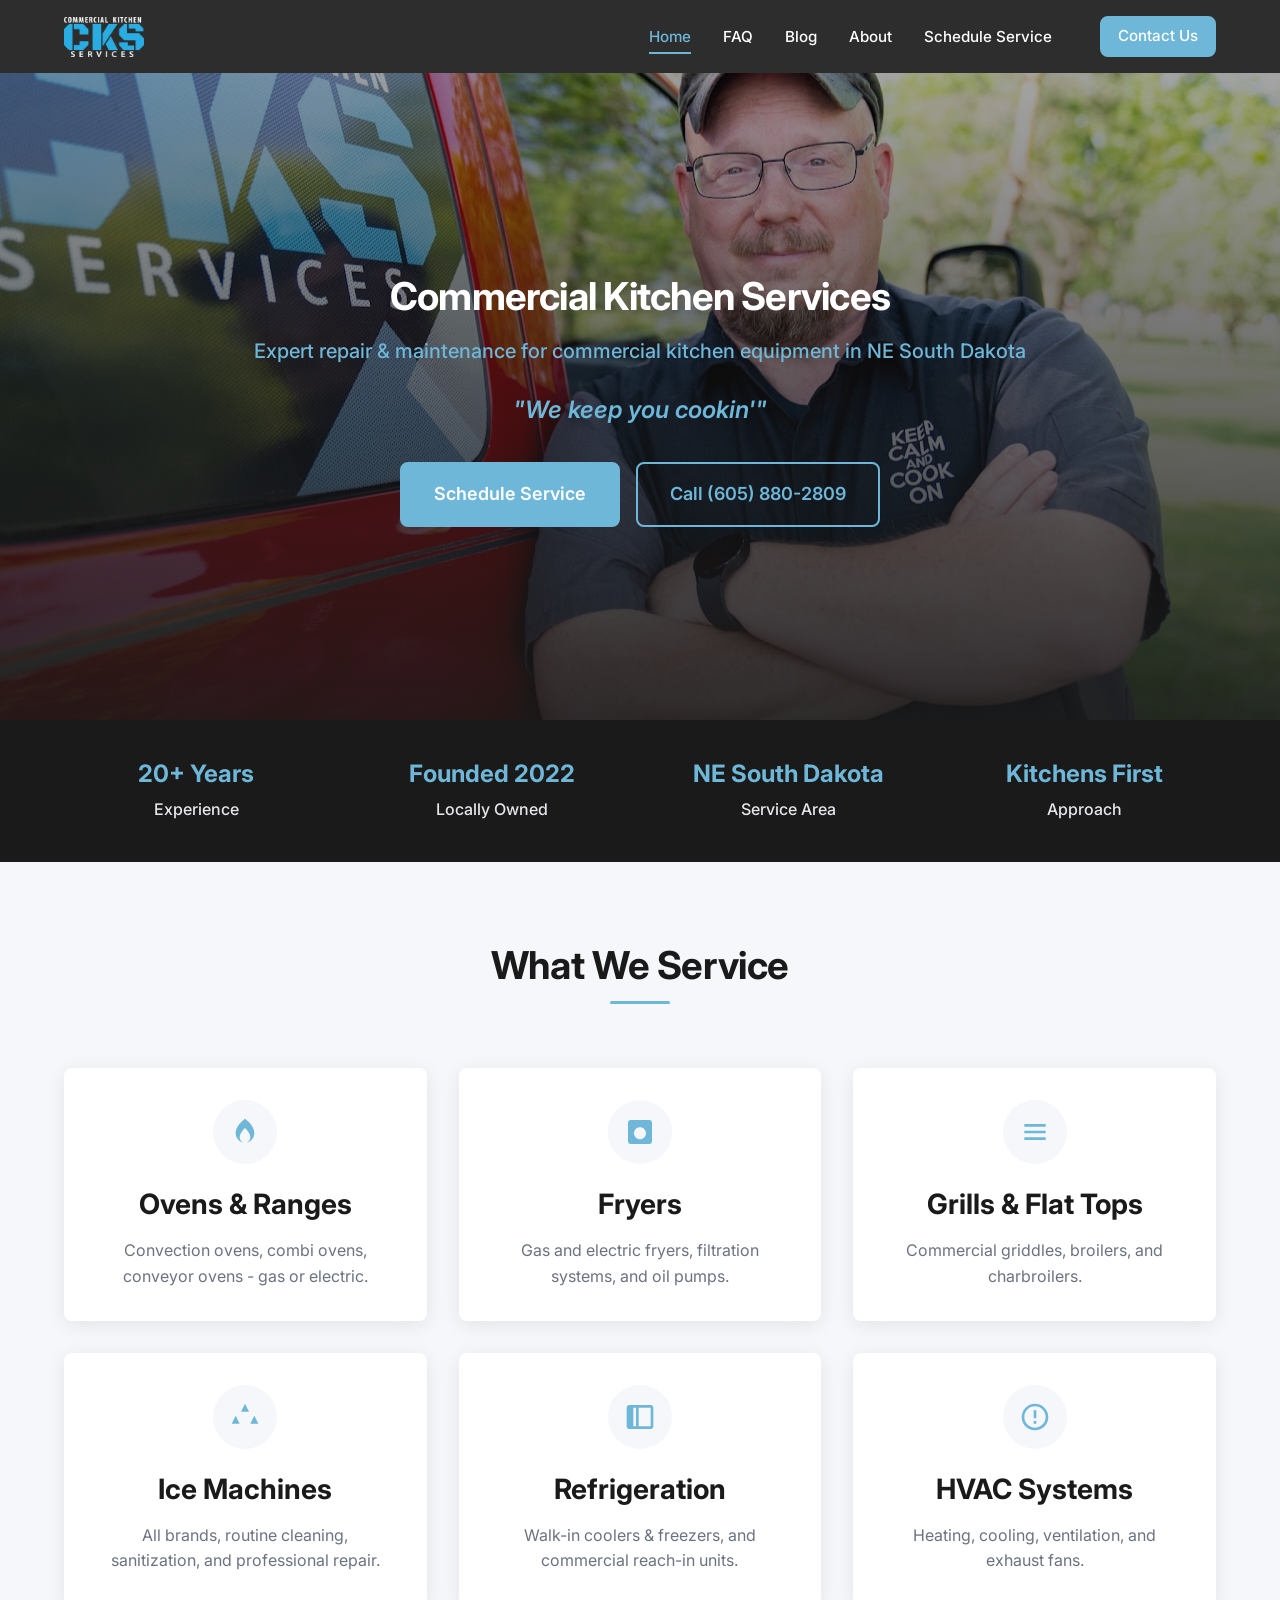
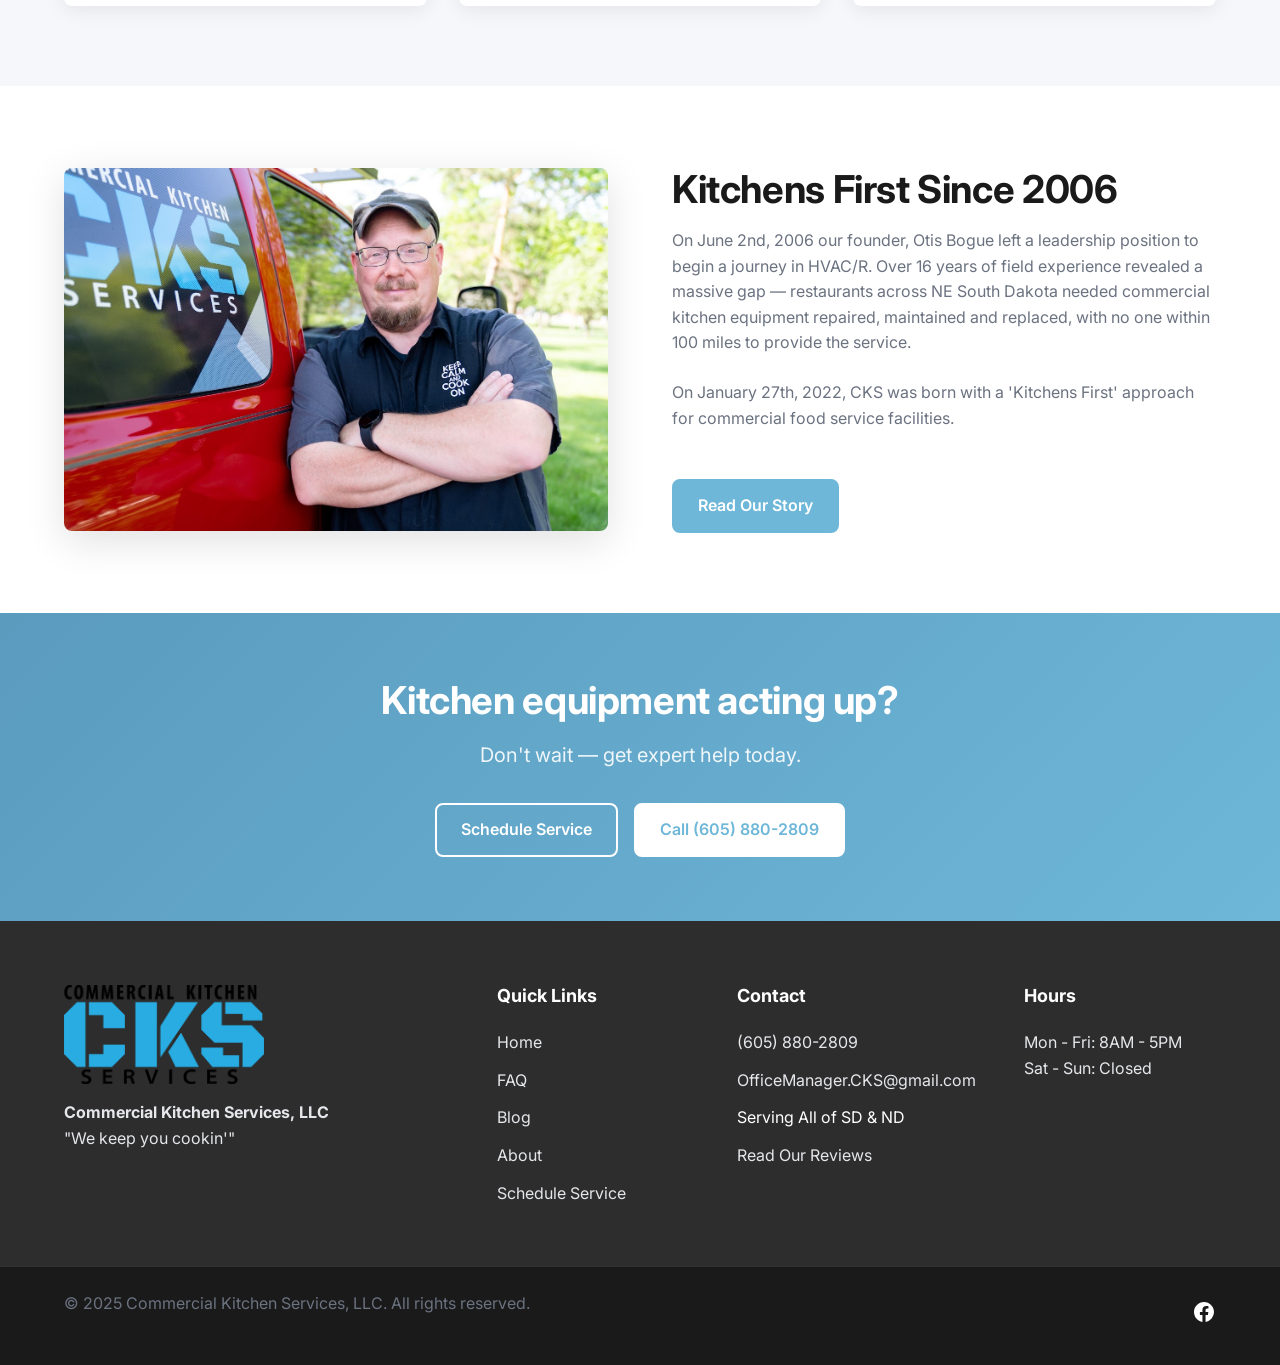
<file: index.html>
<!DOCTYPE html>
<html lang="en">
<head>
  <meta charset="UTF-8">
  <link rel="icon" type="image/png" href="assets/logos/favicon.png">
  <meta name="viewport" content="width=device-width, initial-scale=1.0">
  <title>CKS — Commercial Kitchen Services | Watertown, SD</title>
  <meta name="description" content="Commercial Kitchen Services provides expert repair, maintenance, and installation for commercial kitchen equipment in NE South Dakota. Ovens, fryers, ice machines, refrigeration & HVAC.">
  
  <!-- Open Graph Tags -->
  <meta property="og:title" content="CKS — Commercial Kitchen Services">
  <meta property="og:description" content="Expert repair & maintenance for commercial kitchen equipment in NE South Dakota.">
  <meta property="og:type" content="website">
  <meta property="og:url" content="https://www.cks-repair.com/">
  <meta property="og:image" content="assets/logos/cks-logo-main.jpg">

  <!-- Google Fonts: Inter -->
  <link rel="preconnect" href="https://fonts.googleapis.com">
  <link rel="preconnect" href="https://fonts.gstatic.com" crossorigin>
  <link href="https://fonts.googleapis.com/css2?family=Inter:wght@400;500;600;700&display=swap" rel="stylesheet">

  <!-- Custom CSS -->
  <link rel="stylesheet" href="css/styles.css">
</head>
<body>

  <!-- Navigation -->
  <nav class="navbar">
    <div class="container nav-container">
      <a href="index.html" class="nav-logo">
        <img src="assets/logos/Logo Blue White Text.png" alt="CKS Logo">
      </a>
      
      <button class="mobile-toggle" aria-label="Toggle Navigation">
        <span></span>
        <span></span>
        <span></span>
      </button>

      <ul class="nav-links">
        <li><a href="index.html" class="active">Home</a></li>
        <li><a href="faq.html">FAQ</a></li>
        <li><a href="blog.html">Blog</a></li>
                <li><a href="about.html">About</a></li>
        <li><a href="schedule.html">Schedule Service</a></li>
        <li><a href="contact.html" class="btn btn-primary" style="color: white; padding: 0.4rem 1rem; margin-left: 1rem;">Contact Us</a></li>
      </ul>
    </div>
  </nav>

  <!-- Hero Section -->
  <header class="hero" style="background-image: url('assets/Pictures/Family%20and%20Personal/Hero%20Image.jpg');">
    <div class="container reveal">
      <h1>Commercial Kitchen Services</h1>
      <p class="subheading">Expert repair & maintenance for commercial kitchen equipment in NE South Dakota</p>
      <p class="tagline">"We keep you cookin'"</p>
      <div class="hero-btns">
        <a href="schedule.html" class="btn btn-primary btn-large">Schedule Service</a>
        <a href="tel:605-880-2809" class="btn btn-secondary btn-large">Call (605) 880-2809</a>
      </div>
    </div>
  </header>

  <!-- Trust Bar -->
  <section class="trust-bar">
    <div class="container">
      <div class="trust-grid reveal">
        <div class="trust-item">
          <h4>20+ Years</h4>
          <p>Experience</p>
        </div>
        <div class="trust-item">
          <h4>Founded 2022</h4>
          <p>Locally Owned</p>
        </div>
        <div class="trust-item">
          <h4>NE South Dakota</h4>
          <p>Service Area</p>
        </div>
        <div class="trust-item">
          <h4>Kitchens First</h4>
          <p>Approach</p>
        </div>
      </div>
    </div>
  </section>

  <!-- Services Section -->
  <section class="section section-dark">
    <div class="container">
      <div class="section-title reveal">
        <h2>What We Service</h2>
      </div>
      <div class="card-grid">
        <!-- Card 1 -->
        <div class="card service-card reveal">
          <div class="icon-wrapper">
            <svg viewBox="0 0 24 24"><path d="M12 2C7.5 5.5 5 9 5 13a7 7 0 0 0 14 0c0-4-2.5-7.5-7-11zm0 18c-2.2 0-4-1.8-4-4 0-2.5 2-5 4-7 2 2 4 4.5 4 7 0 2.2-1.8 4-4 4z"/></svg>
          </div>
          <h3>Ovens & Ranges</h3>
          <p>Convection ovens, combi ovens, conveyor ovens - gas or electric.</p>
        </div>
        <!-- Card 2 -->
        <div class="card service-card reveal">
          <div class="icon-wrapper">
            <svg viewBox="0 0 24 24"><path d="M19 3H5c-1.1 0-2 .9-2 2v14c0 1.1.9 2 2 2h14c1.1 0 2-.9 2-2V5c0-1.1-.9-2-2-2zm-7 14.5c-2.5 0-4.5-2-4.5-4.5S9.5 8.5 12 8.5 16.5 10.5 16.5 13s-2 4.5-4.5 4.5z"/></svg>
          </div>
          <h3>Fryers</h3>
          <p>Gas and electric fryers, filtration systems, and oil pumps.</p>
        </div>
        <!-- Card 3 -->
        <div class="card service-card reveal">
          <div class="icon-wrapper">
            <svg viewBox="0 0 24 24"><path d="M4 6h16v2H4zm0 5h16v2H4zm0 5h16v2H4z"/></svg>
          </div>
          <h3>Grills & Flat Tops</h3>
          <p>Commercial griddles, broilers, and charbroilers.</p>
        </div>
        <!-- Card 4 -->
        <div class="card service-card reveal">
          <div class="icon-wrapper">
            <svg viewBox="0 0 24 24"><path d="M12 2L9 8h6l-3-6zm-7 9L2 17h6l-3-6zm14 0l-3 6h6l-3-6z"/></svg>
          </div>
          <h3>Ice Machines</h3>
          <p>All brands, routine cleaning, sanitization, and professional repair.</p>
        </div>
        <!-- Card 5 -->
        <div class="card service-card reveal">
          <div class="icon-wrapper">
            <svg viewBox="0 0 24 24"><path d="M20 3H4c-1.1 0-2 .9-2 2v14c0 1.1.9 2 2 2h16c1.1 0 2-.9 2-2V5c0-1.1-.9-2-2-2zM9 19H7V5h2v14zm11 0h-9V5h9v14z"/></svg>
          </div>
          <h3>Refrigeration</h3>
          <p>Walk-in coolers & freezers, and commercial reach-in units.</p>
        </div>
        <!-- Card 6 -->
        <div class="card service-card reveal">
          <div class="icon-wrapper">
            <svg viewBox="0 0 24 24"><path d="M12 2C6.48 2 2 6.48 2 12s4.48 10 10 10 10-4.48 10-10S17.52 2 12 2zm0 18c-4.41 0-8-3.59-8-8s3.59-8 8-8 8 3.59 8 8-3.59 8-8 8zm-1-13h2v6h-2zm0 8h2v2h-2z"/></svg>
          </div>
          <h3>HVAC Systems</h3>
          <p>Heating, cooling, ventilation, and exhaust fans.</p>
        </div>
      </div>
    </div>
  </section>

  <!-- About Section -->
  <section class="section">
    <div class="container">
      <div class="split-layout reveal">
        <div class="split-image">
          <img src="assets/Pictures/Family%20and%20Personal/Hero%20Image.jpg" alt="Otis Bogue - CKS Founder">
        </div>
        <div class="split-content">
          <h2>Kitchens First Since 2006</h2>
          <p>On June 2nd, 2006 our founder, Otis Bogue left a leadership position to begin a journey in HVAC/R. Over 16 years of field experience revealed a massive gap — restaurants across NE South Dakota needed commercial kitchen equipment repaired, maintained and replaced, with no one within 100 miles to provide the service.</p>
          <p>On January 27th, 2022, CKS was born with a 'Kitchens First' approach for commercial food service facilities.</p>
          <a href="about.html" class="btn btn-primary mt-3">Read Our Story</a>
        </div>
      </div>
    </div>
  </section>

  <!-- CTA Banner -->
  <section class="cta-banner reveal">
    <div class="container">
      <h2>Kitchen equipment acting up?</h2>
      <p>Don't wait — get expert help today.</p>
      <div class="hero-btns">
        <a href="schedule.html" class="btn btn-secondary">Schedule Service</a>
        <a href="tel:605-880-2809" class="btn btn-primary" style="background-color: var(--color-white); color: var(--color-primary); border-color: var(--color-white);">Call (605) 880-2809</a>
      </div>
    </div>
  </section>

  <!-- Footer -->
  <footer class="footer">
    <div class="container">
      <div class="footer-grid">
        <div class="footer-col">
          <div class="footer-logo">
            <img src="assets/logos/Logo Color no background.png" alt="CKS Logo">
          </div>
          <p><strong>Commercial Kitchen Services, LLC</strong><br>"We keep you cookin'"</p>
        </div>
        
        <div class="footer-col">
          <h4>Quick Links</h4>
          <ul class="footer-links">
            <li><a href="index.html">Home</a></li>
            <li><a href="faq.html">FAQ</a></li>
            <li><a href="blog.html">Blog</a></li>
                        <li><a href="about.html">About</a></li>
            <li><a href="schedule.html">Schedule Service</a></li>
            
          </ul>
        </div>
        
        <div class="footer-col">
          <h4>Contact</h4>
          <ul class="footer-links">
            <li><a href="tel:605-880-2809">(605) 880-2809</a></li>
            <li><a href="mailto:OfficeManager.CKS@gmail.com">OfficeManager.CKS@gmail.com</a></li>
            <li>Serving All of SD &amp; ND</li>
            <li><a href="https://www.facebook.com/CKSofWatertown/reviews" target="_blank">Read Our Reviews</a></li>
          </ul>
        </div>

        <div class="footer-col">
          <h4>Hours</h4>
          <p>Mon - Fri: 8AM - 5PM<br>Sat - Sun: Closed</p>
        </div>
      </div>
    </div>
    
    <div class="footer-bottom">
      <div class="container">
        <p>&copy; 2025 Commercial Kitchen Services, LLC. All rights reserved.</p>
        <div class="social-links">
          <a href="https://www.facebook.com/CKSofWatertown" target="_blank" aria-label="Facebook">
            <svg width="24" height="24" viewBox="0 0 24 24" fill="currentColor"><path d="M12 2.04c-5.5 0-10 4.48-10 10.02 0 5 3.66 9.15 8.44 9.9v-7H7.9v-2.9h2.54V9.85c0-2.51 1.49-3.89 3.78-3.89 1.09 0 2.23.2 2.23.2v2.46h-1.26c-1.24 0-1.63.77-1.63 1.56v1.88h2.78l-.45 2.9h-2.33v7a10 10 0 0 0 8.44-9.9c0-5.54-4.5-10.02-10-10.02z"/></svg>
          </a>
        </div>
      </div>
    </div>
  </footer>

  <!-- Scripts -->
  <script src="js/main.js"></script>
</body>
</html>
</file>
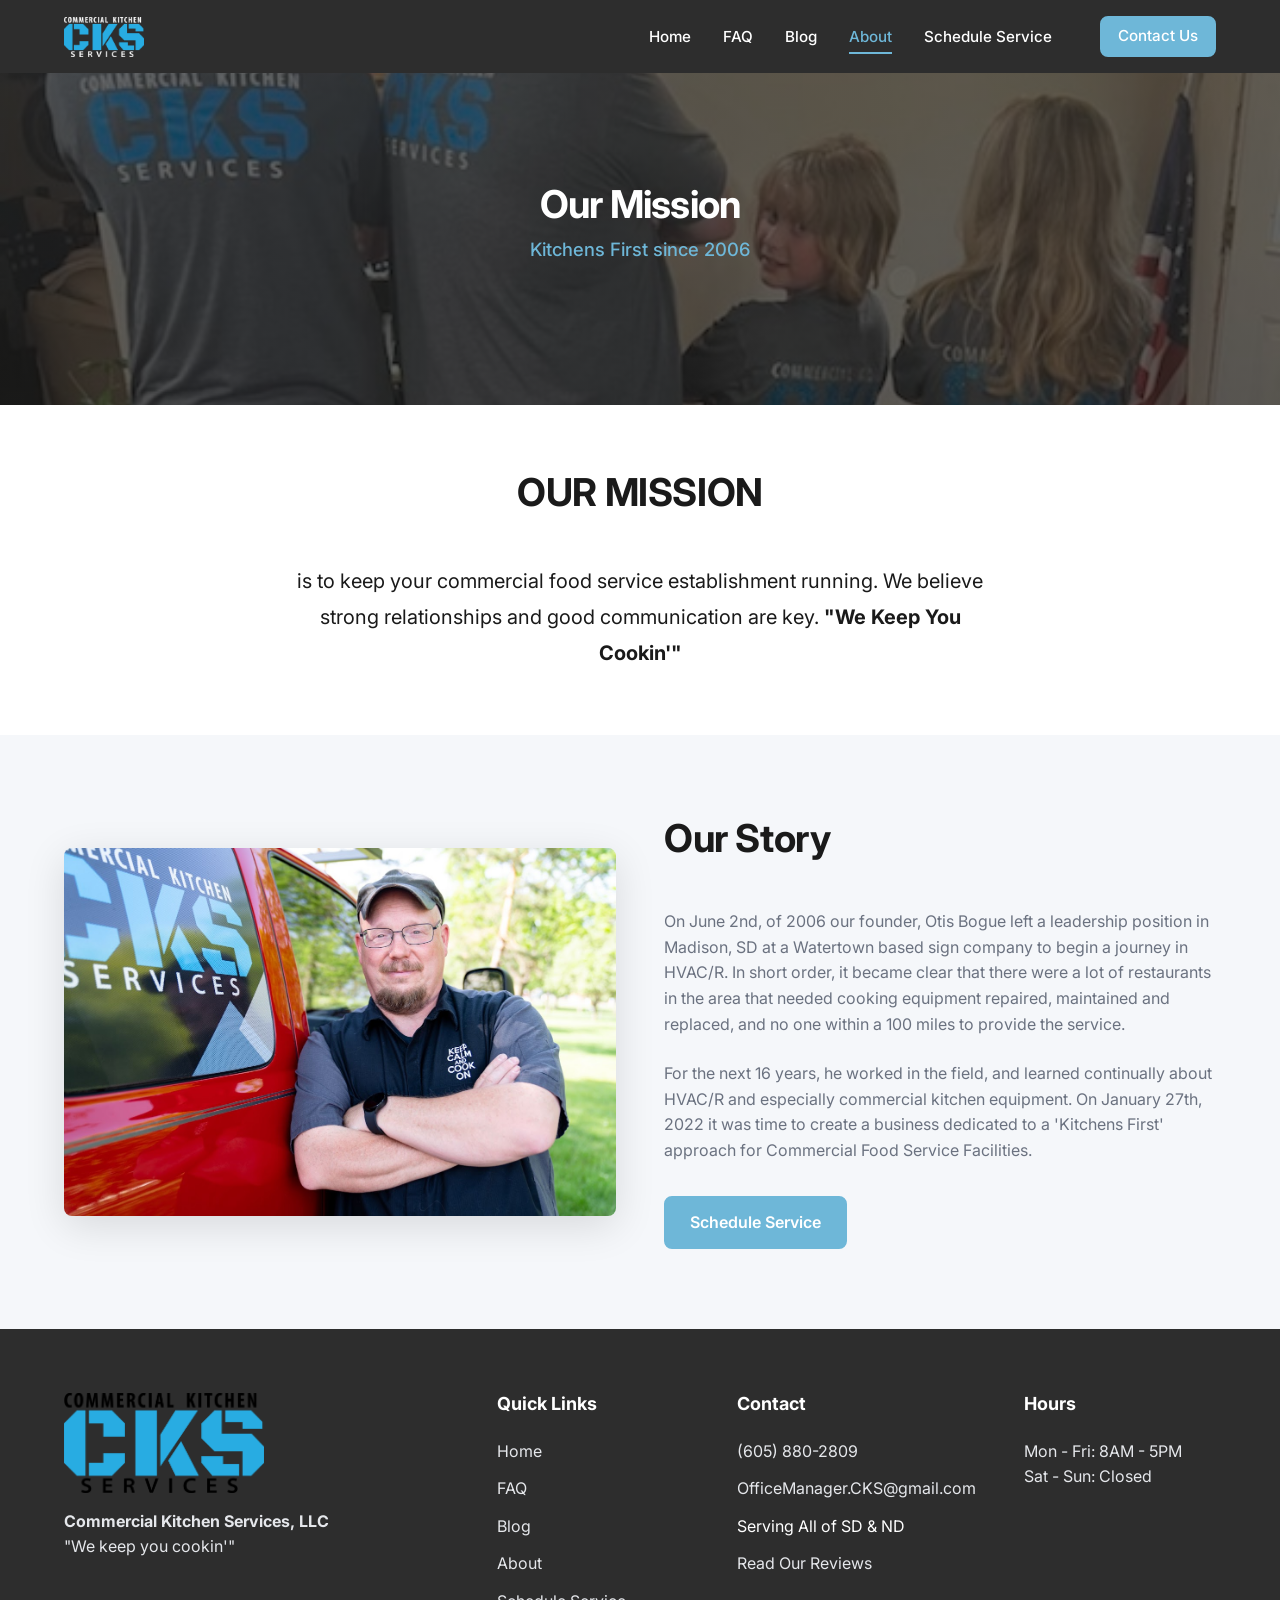
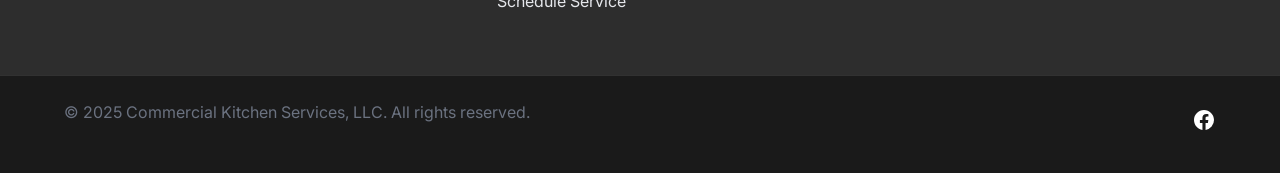
<file: about.html>
<!DOCTYPE html>
<html lang="en">
<head>
    <meta charset="UTF-8">
    <link rel="icon" type="image/png" href="assets/logos/favicon.png">
    <meta name="viewport" content="width=device-width, initial-scale=1.0">
    <meta name="description" content="Learn about the history and mission of Commercial Kitchen Services (CKS). 'We Keep You Cookin!' with expert HVAC/R and commercial kitchen equipment repair since 2006.">
    <title>About CKS — Our Mission | Commercial Kitchen Services</title>
    <link rel="preconnect" href="https://fonts.googleapis.com">
    <link rel="preconnect" href="https://fonts.gstatic.com" crossorigin>
    <link href="https://fonts.googleapis.com/css2?family=Inter:wght@300;400;500;600;700&display=swap" rel="stylesheet">
    <link rel="stylesheet" href="css/styles.css">
</head>
<body>
    <!-- Navigation -->
  <nav class="navbar">
    <div class="container nav-container">
      <a href="index.html" class="nav-logo">
        <img src="assets/logos/Logo Blue White Text.png" alt="CKS Logo">
      </a>
      
      <button class="mobile-toggle" aria-label="Toggle Navigation">
        <span></span>
        <span></span>
        <span></span>
      </button>

      <ul class="nav-links">
        <li><a href="index.html">Home</a></li>
        <li><a href="faq.html">FAQ</a></li>
        <li><a href="blog.html">Blog</a></li>
                <li><a href="about.html" class="active">About</a></li>
        <li><a href="schedule.html">Schedule Service</a></li>
        <li><a href="contact.html" class="btn btn-primary" style="color: white; padding: 0.4rem 1rem; margin-left: 1rem;">Contact Us</a></li>
      </ul>
    </div>
  </nav>

    <main class="page-content">
        <section class="page-hero" style="background-image: linear-gradient(rgba(26, 26, 26, 0.65), rgba(26, 26, 26, 0.65)), url('assets/Pictures/Family%20and%20Personal/Otis%20and%20Family.jpg'); background-size: cover; background-position: center 25%;">
            <div class="hero-content text-center">
                <h1 class="hero-title">Our Mission</h1>
                <p class="hero-subtitle">Kitchens First since 2006</p>
            </div>
        </section>

        <section class="mission-section section-padding text-center">
            <div class="container container-sm">
                <h2 class="section-title">OUR MISSION</h2>
                <p class="mission-text lead">is to keep your commercial food service establishment running. We believe strong relationships and good communication are key. <strong>"We Keep You Cookin'"</strong></p>
            </div>
        </section>

        <section class="story-section section-padding bg-light">
            <div class="container grid-2-col story-grid align-center">
                <div class="story-image-wrap reveal-left">
                    <img src="assets/Pictures/Family%20and%20Personal/Hero%20Image.jpg" alt="Otis Bogue - CKS Founder" class="story-image rounded shadow">
                </div>
                <div class="story-text-wrap reveal-right">
                    <h2 class="section-title text-left">Our Story</h2>
                    <p>On June 2nd, of 2006 our founder, Otis Bogue left a leadership position in Madison, SD at a Watertown based sign company to begin a journey in HVAC/R. In short order, it became clear that there were a lot of restaurants in the area that needed cooking equipment repaired, maintained and replaced, and no one within a 100 miles to provide the service.</p>
                    <p>For the next 16 years, he worked in the field, and learned continually about HVAC/R and especially commercial kitchen equipment. On January 27th, 2022 it was time to create a business dedicated to a 'Kitchens First' approach for Commercial Food Service Facilities.</p>
                    <div class="cta-wrapper mt-4">
                        <a href="schedule.html" class="btn btn-primary">Schedule Service</a>
                    </div>
                </div>
            </div>
        </section>
    </main>

    
    

    <!-- Footer -->
  <footer class="footer">
    <div class="container">
      <div class="footer-grid">
        <div class="footer-col">
          <div class="footer-logo">
            <img src="assets/logos/Logo Color no background.png" alt="CKS Logo">
          </div>
          <p><strong>Commercial Kitchen Services, LLC</strong><br>"We keep you cookin'"</p>
        </div>
        
        <div class="footer-col">
          <h4>Quick Links</h4>
          <ul class="footer-links">
            <li><a href="index.html">Home</a></li>
            <li><a href="faq.html">FAQ</a></li>
            <li><a href="blog.html">Blog</a></li>
                        <li><a href="about.html">About</a></li>
            <li><a href="schedule.html">Schedule Service</a></li>
            
          </ul>
        </div>
        
        <div class="footer-col">
          <h4>Contact</h4>
          <ul class="footer-links">
            <li><a href="tel:605-880-2809">(605) 880-2809</a></li>
            <li><a href="mailto:OfficeManager.CKS@gmail.com">OfficeManager.CKS@gmail.com</a></li>
            <li>Serving All of SD &amp; ND</li>
            <li><a href="https://www.facebook.com/CKSofWatertown/reviews" target="_blank">Read Our Reviews</a></li>
          </ul>
        </div>

        <div class="footer-col">
          <h4>Hours</h4>
          <p>Mon - Fri: 8AM - 5PM<br>Sat - Sun: Closed</p>
        </div>
      </div>
    </div>
    
    <div class="footer-bottom">
      <div class="container">
        <p>&copy; 2025 Commercial Kitchen Services, LLC. All rights reserved.</p>
        <div class="social-links">
          <a href="https://www.facebook.com/CKSofWatertown" target="_blank" aria-label="Facebook">
            <svg width="24" height="24" viewBox="0 0 24 24" fill="currentColor"><path d="M12 2.04c-5.5 0-10 4.48-10 10.02 0 5 3.66 9.15 8.44 9.9v-7H7.9v-2.9h2.54V9.85c0-2.51 1.49-3.89 3.78-3.89 1.09 0 2.23.2 2.23.2v2.46h-1.26c-1.24 0-1.63.77-1.63 1.56v1.88h2.78l-.45 2.9h-2.33v7a10 10 0 0 0 8.44-9.9c0-5.54-4.5-10.02-10-10.02z"/></svg>
          </a>
        </div>
      </div>
    </div>
  </footer>
    <script src="js/main.js"></script>
</body>
</html>
</file>
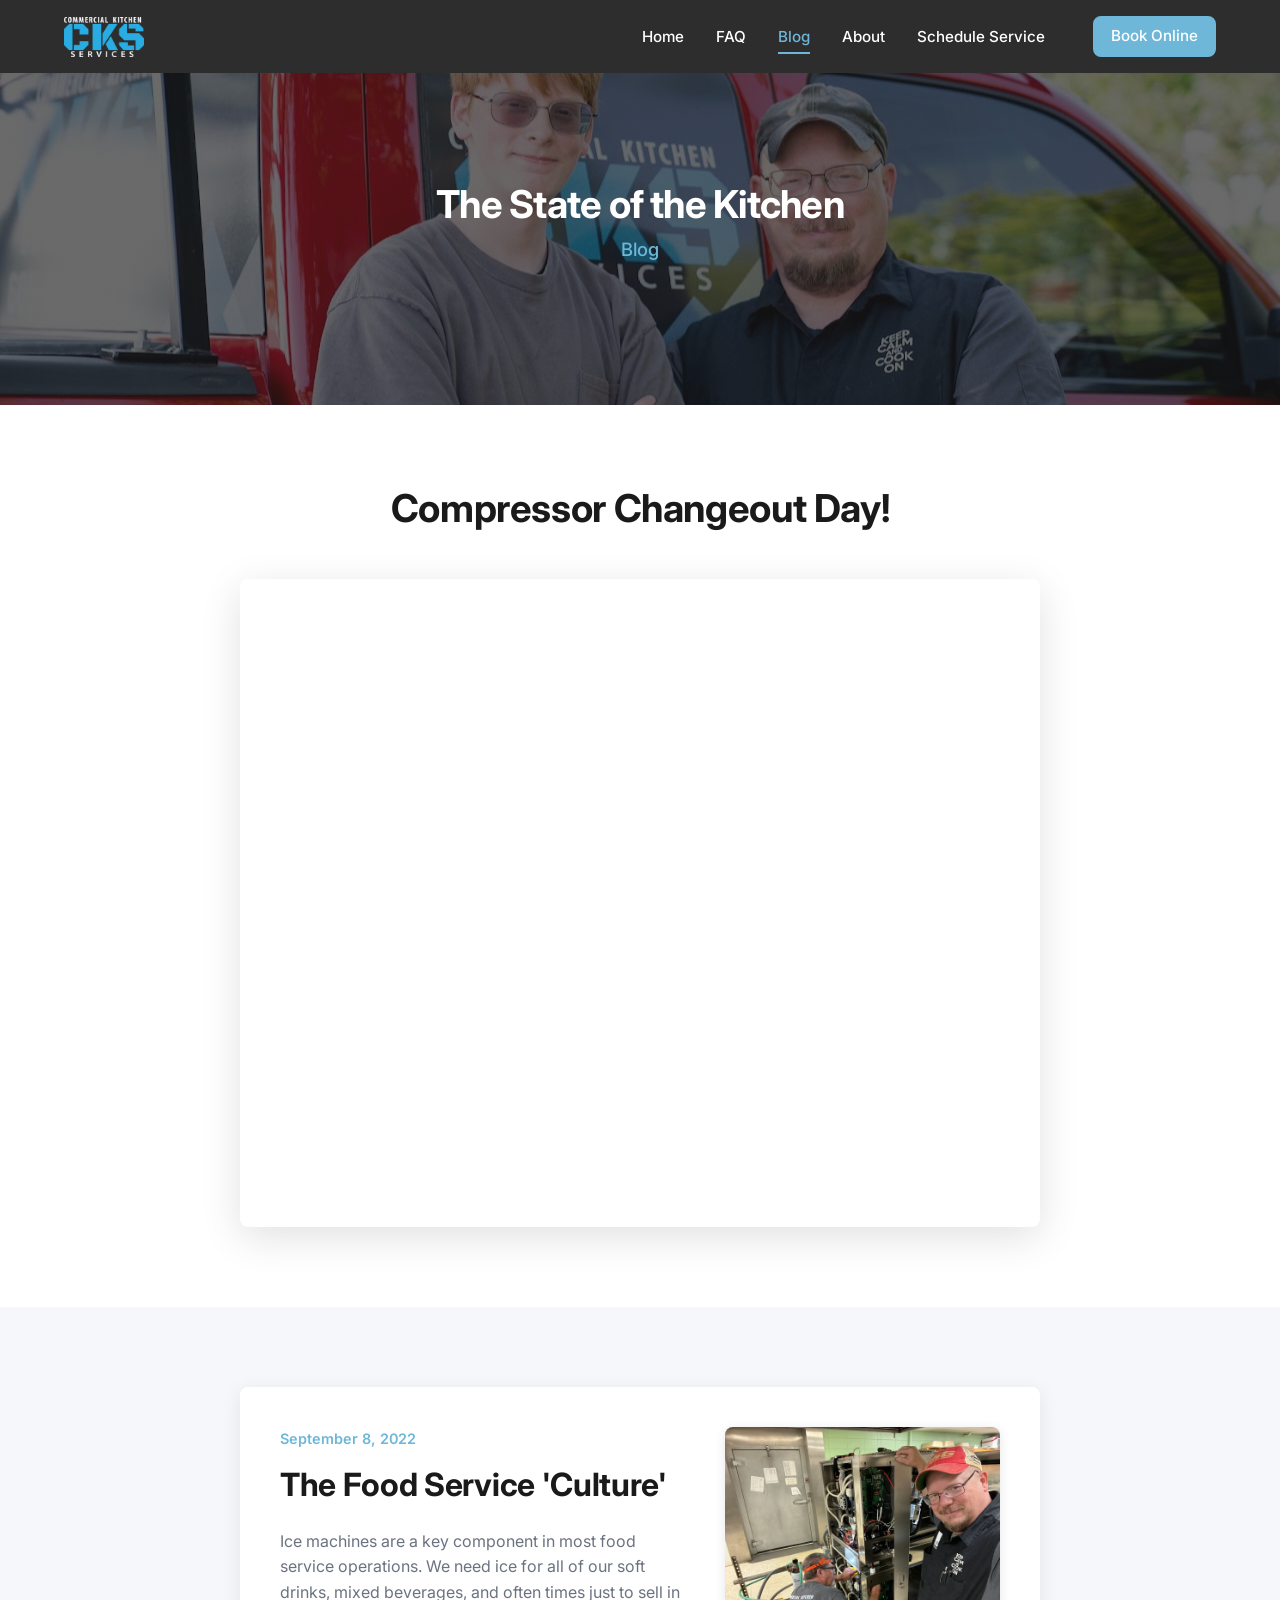
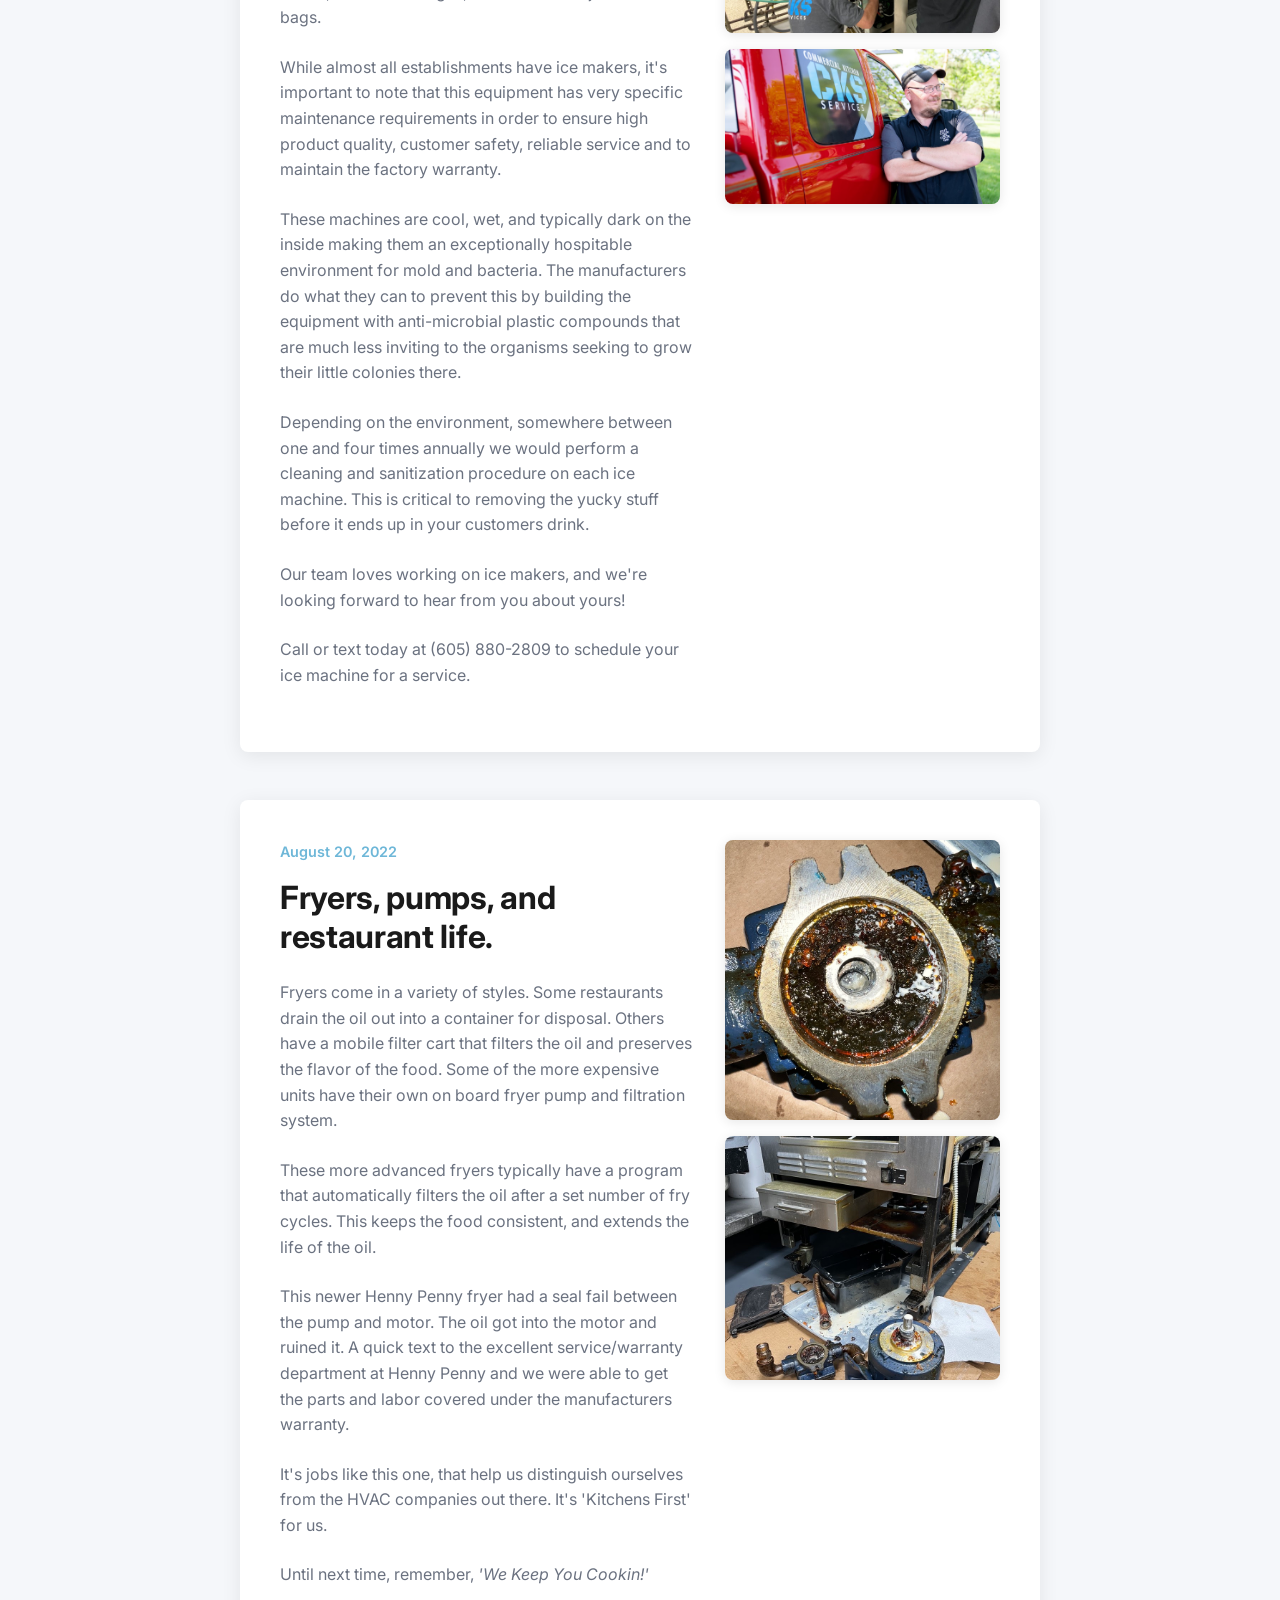
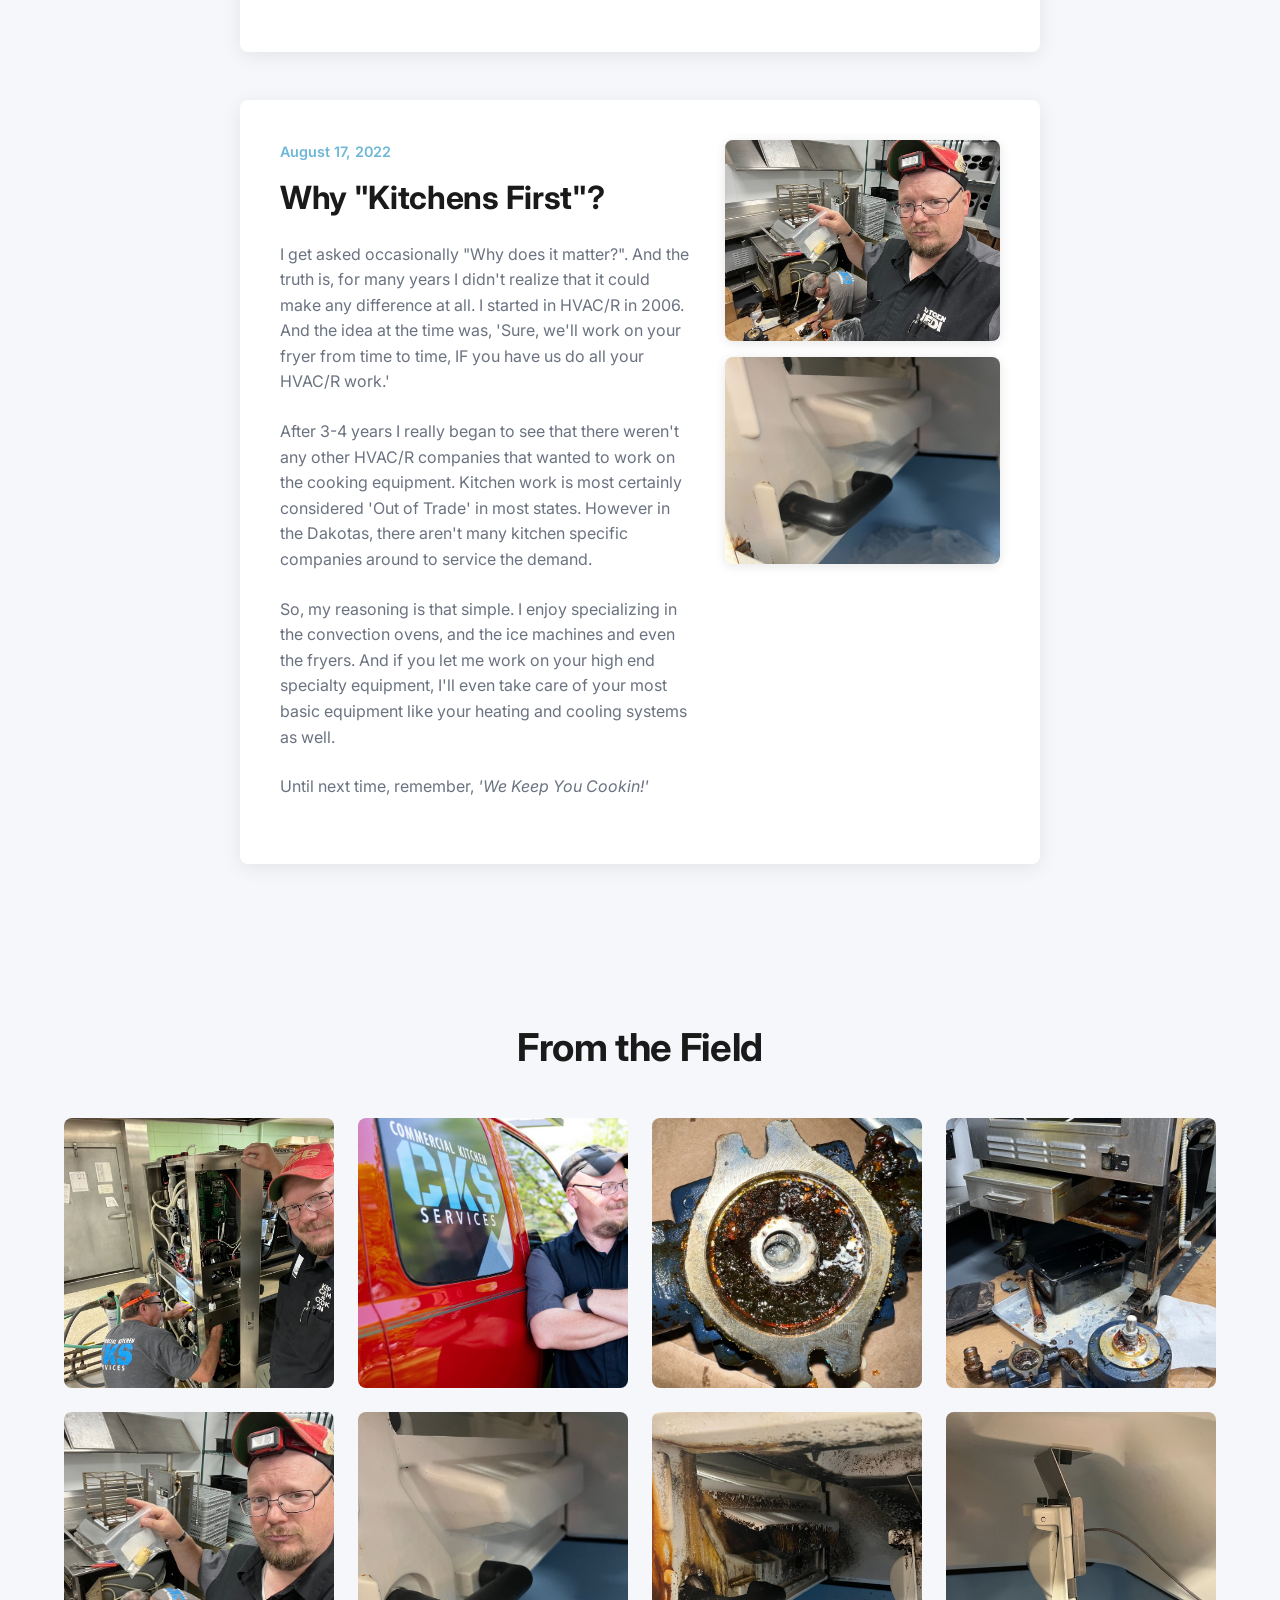
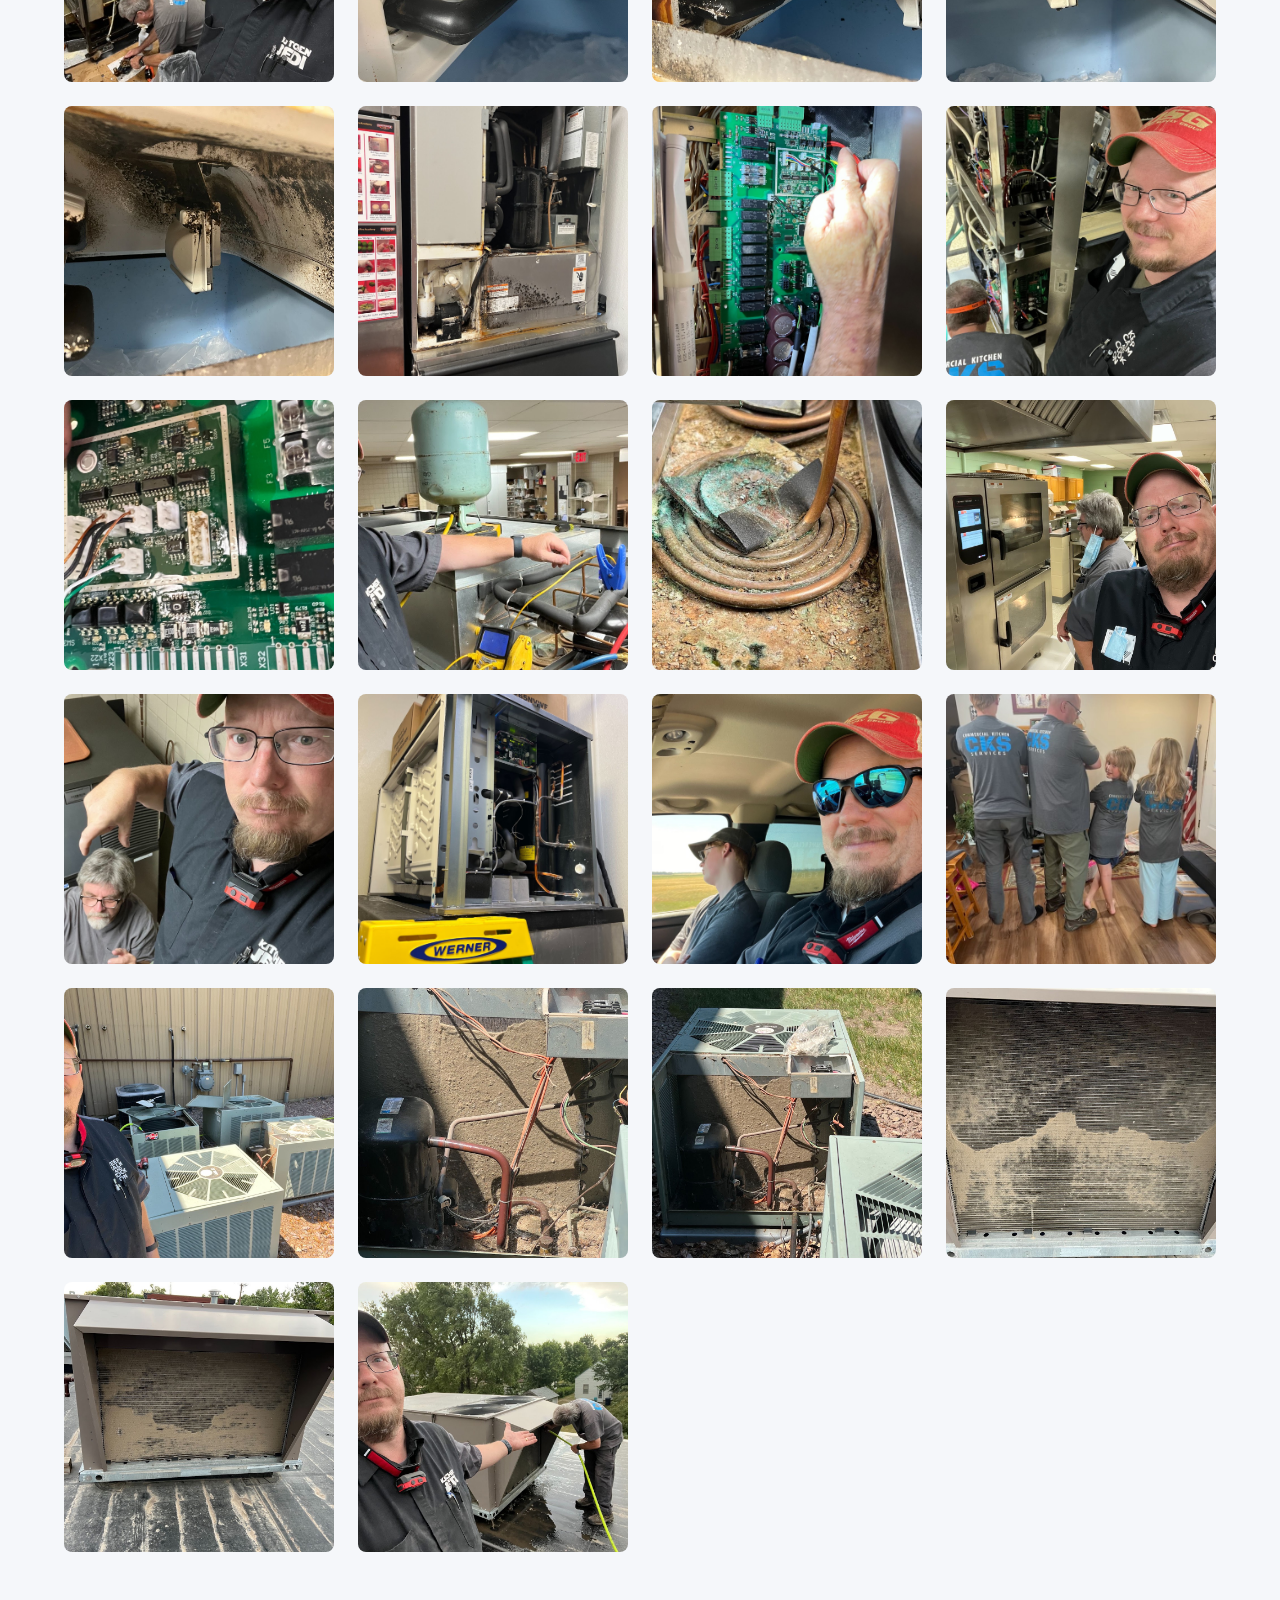
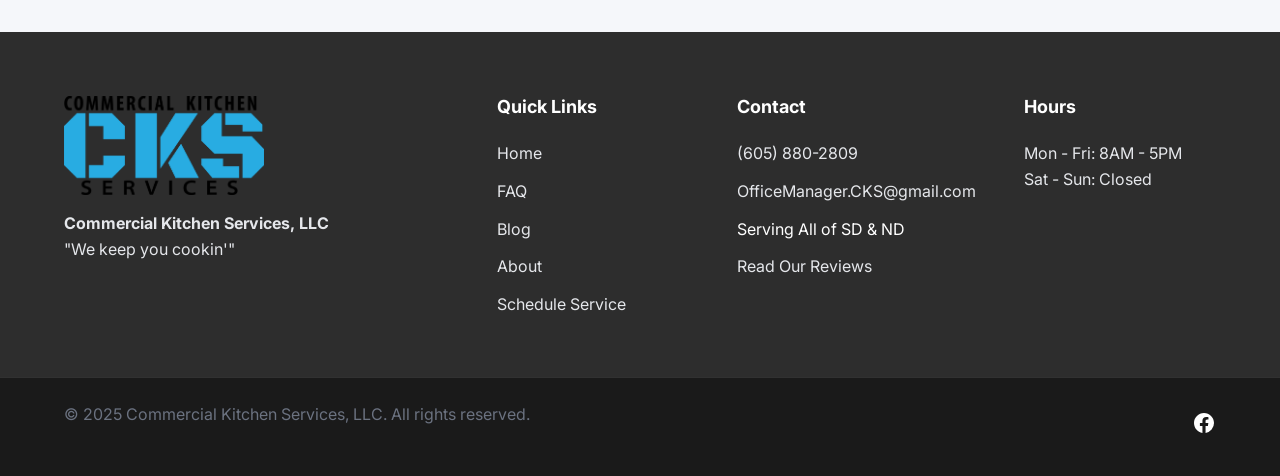
<file: blog.html>
<!DOCTYPE html>
<html lang="en">

<head>
  <meta charset="UTF-8">
  <link rel="icon" type="image/png" href="assets/logos/favicon.png">
  <meta name="viewport" content="width=device-width, initial-scale=1.0">
  <title>The State of the Kitchen — Blog | CKS</title>
  <meta name="description"
    content="Read the CKS blog for insights on commercial kitchen equipment maintenance, stories from the field, and tips to keep your kitchen running smoothly.">
  <link rel="preconnect" href="https://fonts.googleapis.com">
  <link rel="preconnect" href="https://fonts.gstatic.com" crossorigin>
  <link href="https://fonts.googleapis.com/css2?family=Inter:wght@300;400;600;700&display=swap" rel="stylesheet">
  <link rel="stylesheet" href="css/styles.css">
</head>

<body>
  <!-- Navigation -->
  <nav class="navbar">
    <div class="container nav-container">
      <a href="index.html" class="nav-logo">
        <img src="assets/logos/Logo Blue White Text.png" alt="CKS Logo">
      </a>

      <button class="mobile-toggle" aria-label="Toggle Navigation">
        <span></span>
        <span></span>
        <span></span>
      </button>

      <ul class="nav-links">
        <li><a href="index.html">Home</a></li>
        <li><a href="faq.html">FAQ</a></li>
        <li><a href="blog.html" class="active">Blog</a></li>
        <li><a href="about.html">About</a></li>
        <li><a href="schedule.html">Schedule Service</a></li>
        <li><a
            href="https://book.housecallpro.com/book/Commercial-Kitchen-Services-LLC/f39445179ee74306a348c25e87e86e0f"
            target="_blank" class="btn btn-primary" style="color: white; padding: 0.4rem 1rem; margin-left: 1rem;">Book
            Online</a></li>
      </ul>
    </div>
  </nav>

  <main>
    <section class="page-hero" style="background-image: linear-gradient(rgba(26, 26, 26, 0.65), rgba(26, 26, 26, 0.65)), url('assets/Pictures/Family%20and%20Personal/Otis%20and%20Sam.jpg'); background-size: cover; background-position: center 5%;">
            <div class="hero-content text-center">
                <h1 class="hero-title">The State of the Kitchen</h1>
                <p class="hero-subtitle">Blog</p>
            </div>
        </section>

    <section class="video-section">
      <div class="container">
        <h2 class="section-title">Compressor Changeout Day!</h2>
        <div class="video-container">
          <iframe src="https://www.youtube.com/embed/IJGrLaepCUw" title="YouTube video player" frameborder="0"
            allow="accelerometer; autoplay; clipboard-write; encrypted-media; gyroscope; picture-in-picture"
            allowfullscreen></iframe>
        </div>
      </div>
    </section>

    <section class="blog-section">
      <div class="container">
        <div class="blog-container">

          <article class="blog-card blog-card-split">
            <div class="blog-card-text">
              <div class="blog-date">September 8, 2022</div>
              <h2 class="blog-title">The Food Service 'Culture'</h2>
              <div class="blog-content">
                <p>Ice machines are a key component in most food service operations. We need ice for all of our soft
                  drinks, mixed beverages, and often times just to sell in bags.</p>
                <p>While almost all establishments have ice makers, it's important to note that this equipment has very
                  specific maintenance requirements in order to ensure high product quality, customer safety, reliable
                  service and to maintain the factory warranty.</p>
                <p>These machines are cool, wet, and typically dark on the inside making them an exceptionally
                  hospitable environment for mold and bacteria. The manufacturers do what they can to prevent this by
                  building the equipment with anti-microbial plastic compounds that are much less inviting to the
                  organisms seeking to grow their little colonies there.</p>
                <p>Depending on the environment, somewhere between one and four times annually we would perform a
                  cleaning and sanitization procedure on each ice machine. This is critical to removing the yucky stuff
                  before it ends up in your customers drink.</p>
                <p>Our team loves working on ice makers, and we're looking forward to hear from you about yours!</p>
                <p>Call or text today at <a href="tel:6058802809">(605) 880-2809</a> to schedule your ice machine for a
                  service.</p>
              </div>
            </div>
            <div class="blog-card-image">
              <img src="assets/Pictures/Combi Oven Repair/Combi Oven 2.jpg" alt="Ice machine service work">
              <img src="assets/Pictures/Family and Personal/Hero Image 2.jpg" alt="Ice machine cleaning">
            </div>
          </article>

          <article class="blog-card blog-card-split">
            <div class="blog-card-text">
              <div class="blog-date">August 20, 2022</div>
              <h2 class="blog-title">Fryers, pumps, and restaurant life.</h2>
              <div class="blog-content">
                <p>Fryers come in a variety of styles. Some restaurants drain the oil out into a container for disposal.
                  Others have a mobile filter cart that filters the oil and preserves the flavor of the food. Some of
                  the more expensive units have their own on board fryer pump and filtration system.</p>
                <p>These more advanced fryers typically have a program that automatically filters the oil after a set
                  number of fry cycles. This keeps the food consistent, and extends the life of the oil.</p>
                <p>This newer Henny Penny fryer had a seal fail between the pump and motor. The oil got into the motor
                  and ruined it. A quick text to the excellent service/warranty department at Henny Penny and we were
                  able to get the parts and labor covered under the manufacturers warranty.</p>
                <p>It's jobs like this one, that help us distinguish ourselves from the HVAC companies out there. It's
                  'Kitchens First' for us.</p>
                <p>Until next time, remember, <em>'We Keep You Cookin!'</em></p>
              </div>
            </div>
            <div class="blog-card-image">
              <img src="assets/Pictures/Fryer Repair/Fryer 3.jpg" alt="Fryer repair work">
              <img src="assets/Pictures/Fryer Repair/Fryer 2.jpg" alt="Commercial fryer maintenance">
            </div>
          </article>

          <article class="blog-card blog-card-split">
            <div class="blog-card-text">
              <div class="blog-date">August 17, 2022</div>
              <h2 class="blog-title">Why "Kitchens First"?</h2>
              <div class="blog-content">
                <p>I get asked occasionally "Why does it matter?". And the truth is, for many years I didn't realize
                  that it could make any difference at all. I started in HVAC/R in 2006. And the idea at the time was,
                  'Sure, we'll work on your fryer from time to time, IF you have us do all your HVAC/R work.'</p>
                <p>After 3-4 years I really began to see that there weren't any other HVAC/R companies that wanted to
                  work on the cooking equipment. Kitchen work is most certainly considered 'Out of Trade' in most
                  states. However in the Dakotas, there aren't many kitchen specific companies around to service the
                  demand.</p>
                <p>So, my reasoning is that simple. I enjoy specializing in the convection ovens, and the ice machines
                  and even the fryers. And if you let me work on your high end specialty equipment, I'll even take care
                  of your most basic equipment like your heating and cooling systems as well.</p>
                <p>Until next time, remember, <em>'We Keep You Cookin!'</em></p>
              </div>
            </div>
            <div class="blog-card-image">
              <img src="assets/Pictures/Fryer Repair/Fryer 1.jpg" alt="Kitchen equipment work">
              <img src="assets/Pictures/Ice Machine Repair/Ice machine clean 3.jpg" alt="CKS in the field">
            </div>
          </article>

        </div>
      </div>
    </section>

    <section class="gallery-section">
      <div class="container">
        <h2 class="section-title">From the Field</h2>
        <div class="gallery-grid">
          <!-- Page 2 images -->
          <div class="gallery-item"><img src="assets/Pictures/Combi Oven Repair/Combi Oven 2.jpg" alt="Commercial Kitchen Equipment Work"></div>
          <div class="gallery-item"><img src="assets/Pictures/Family and Personal/Hero Image 2.jpg" alt="Commercial Kitchen Equipment Work">
          </div>
          <div class="gallery-item"><img src="assets/Pictures/Fryer Repair/Fryer 3.jpg" alt="Commercial Kitchen Equipment Work">
          </div>
          <div class="gallery-item"><img src="assets/Pictures/Fryer Repair/Fryer 2.jpg" alt="Commercial Kitchen Equipment Work">
          </div>
          <div class="gallery-item"><img src="assets/Pictures/Fryer Repair/Fryer 1.jpg" alt="Commercial Kitchen Equipment Work">
          </div>
          <div class="gallery-item"><img src="assets/Pictures/Ice Machine Repair/Ice machine clean 3.jpg" alt="Commercial Kitchen Equipment Work">
          </div>
          <div class="gallery-item"><img src="assets/Pictures/Ice Machine Repair/Ice machine dirty 3.jpg" alt="Commercial Kitchen Equipment Work">
          </div>
          <div class="gallery-item"><img src="assets/Pictures/Ice Machine Repair/Ice machine clean 2.jpg" alt="Commercial Kitchen Equipment Work">
          </div>
          <div class="gallery-item"><img src="assets/Pictures/Ice Machine Repair/Ice machine dirty 2.jpg" alt="Commercial Kitchen Equipment Work">
          </div>
          <div class="gallery-item"><img src="assets/Pictures/Ice Machine Repair/Ice Machine Dirty 1.jpg" alt="Commercial Kitchen Equipment Work">
          </div>

          <!-- Page 3 images -->
          <div class="gallery-item"><img src="assets/Pictures/Combi Oven Repair/Combi Board 2.jpg" alt="Commercial Kitchen Equipment Work">
          </div>
          <div class="gallery-item"><img src="assets/Pictures/Combi Oven Repair/Combi Oven 3.jpg" alt="Commercial Kitchen Equipment Work">
          </div>

          <div class="gallery-item"><img src="assets/Pictures/Combi Oven Repair/Combi Board 1.jpg" alt="Commercial Kitchen Equipment Work">
          </div>
          <div class="gallery-item"><img src="assets/Pictures/Cooler Repair/Leaky Cooler.jpg" alt="Commercial Kitchen Equipment Work">
          </div>
          <div class="gallery-item"><img src="assets/Pictures/Cooler Repair/Found Leak.jpg" alt="Commercial Kitchen Equipment Work">
          </div>
          <div class="gallery-item"><img src="assets/Pictures/Combi Oven Repair/Combi Oven.jpg" alt="Commercial Kitchen Equipment Work">
          </div>
          <div class="gallery-item"><img src="assets/Pictures/Family and Personal/Otis and Larry.jpg" alt="Commercial Kitchen Equipment Work">
          </div>
          <div class="gallery-item"><img src="assets/Pictures/Ice Machine Repair/Ice Machine Clean 1.jpg" alt="Commercial Kitchen Equipment Work">
          </div>
          <div class="gallery-item"><img src="assets/Pictures/Family and Personal/Sam Sleeping.jpg" alt="Commercial Kitchen Equipment Work">
          </div>
          <div class="gallery-item"><img src="assets/Pictures/Family and Personal/Otis and Family.jpg" alt="Commercial Kitchen Equipment Work">
          </div>
          <div class="gallery-item"><img src="assets/Pictures/Condenser Repair/Condenser Finished.jpg" alt="Commercial Kitchen Equipment Work">
          </div>
          <div class="gallery-item"><img src="assets/Pictures/Condenser Repair/Condenser 1.jpg" alt="Commercial Kitchen Equipment Work">
          </div>
          <div class="gallery-item"><img src="assets/Pictures/Condenser Repair/Condenser 2.jpg" alt="Commercial Kitchen Equipment Work">
          </div>
          <div class="gallery-item"><img src="assets/Pictures/Condenser Repair/Condenser 3.jpg" alt="Commercial Kitchen Equipment Work">
          </div>
          <div class="gallery-item"><img src="assets/Pictures/Condenser Repair/Condenser 4.jpg" alt="Commercial Kitchen Equipment Work">
          </div>
          <div class="gallery-item"><img src="assets/Pictures/Condenser Repair/Condenser Finished 2.jpg" alt="Commercial Kitchen Equipment Work">
          </div>
        </div>

        <!-- Lightbox Modal -->
        <div id="lightbox" class="lightbox">
          <span class="lightbox-close">&times;</span>
          <img class="lightbox-content" id="lightbox-img">
        </div>
      </div>
    </section>


  </main>




  <!-- Footer -->
  <footer class="footer">
    <div class="container">
      <div class="footer-grid">
        <div class="footer-col">
          <div class="footer-logo">
            <img src="assets/logos/Logo Color no background.png" alt="CKS Logo">
          </div>
          <p><strong>Commercial Kitchen Services, LLC</strong><br>"We keep you cookin'"</p>
        </div>

        <div class="footer-col">
          <h4>Quick Links</h4>
          <ul class="footer-links">
            <li><a href="index.html">Home</a></li>
            <li><a href="faq.html">FAQ</a></li>
            <li><a href="blog.html">Blog</a></li>
            <li><a href="about.html">About</a></li>
            <li><a href="schedule.html">Schedule Service</a></li>
    
          </ul>
        </div>

        <div class="footer-col">
          <h4>Contact</h4>
          <ul class="footer-links">
            <li><a href="tel:605-880-2809">(605) 880-2809</a></li>
            <li><a href="mailto:OfficeManager.CKS@gmail.com">OfficeManager.CKS@gmail.com</a></li>
            <li>Serving All of SD &amp; ND</li>
            <li><a href="https://www.facebook.com/CKSofWatertown/reviews" target="_blank">Read Our Reviews</a></li>
          </ul>
        </div>

        <div class="footer-col">
          <h4>Hours</h4>
          <p>Mon - Fri: 8AM - 5PM<br>Sat - Sun: Closed</p>
        </div>
      </div>
    </div>

    <div class="footer-bottom">
      <div class="container">
        <p>&copy; 2025 Commercial Kitchen Services, LLC. All rights reserved.</p>
        <div class="social-links">
          <a href="https://www.facebook.com/CKSofWatertown" target="_blank" aria-label="Facebook">
            <svg width="24" height="24" viewBox="0 0 24 24" fill="currentColor">
              <path
                d="M12 2.04c-5.5 0-10 4.48-10 10.02 0 5 3.66 9.15 8.44 9.9v-7H7.9v-2.9h2.54V9.85c0-2.51 1.49-3.89 3.78-3.89 1.09 0 2.23.2 2.23.2v2.46h-1.26c-1.24 0-1.63.77-1.63 1.56v1.88h2.78l-.45 2.9h-2.33v7a10 10 0 0 0 8.44-9.9c0-5.54-4.5-10.02-10-10.02z" />
            </svg>
          </a>
        </div>
      </div>
    </div>
  </footer>

  <script src="js/main.js"></script>
</body>

</html>
</file>
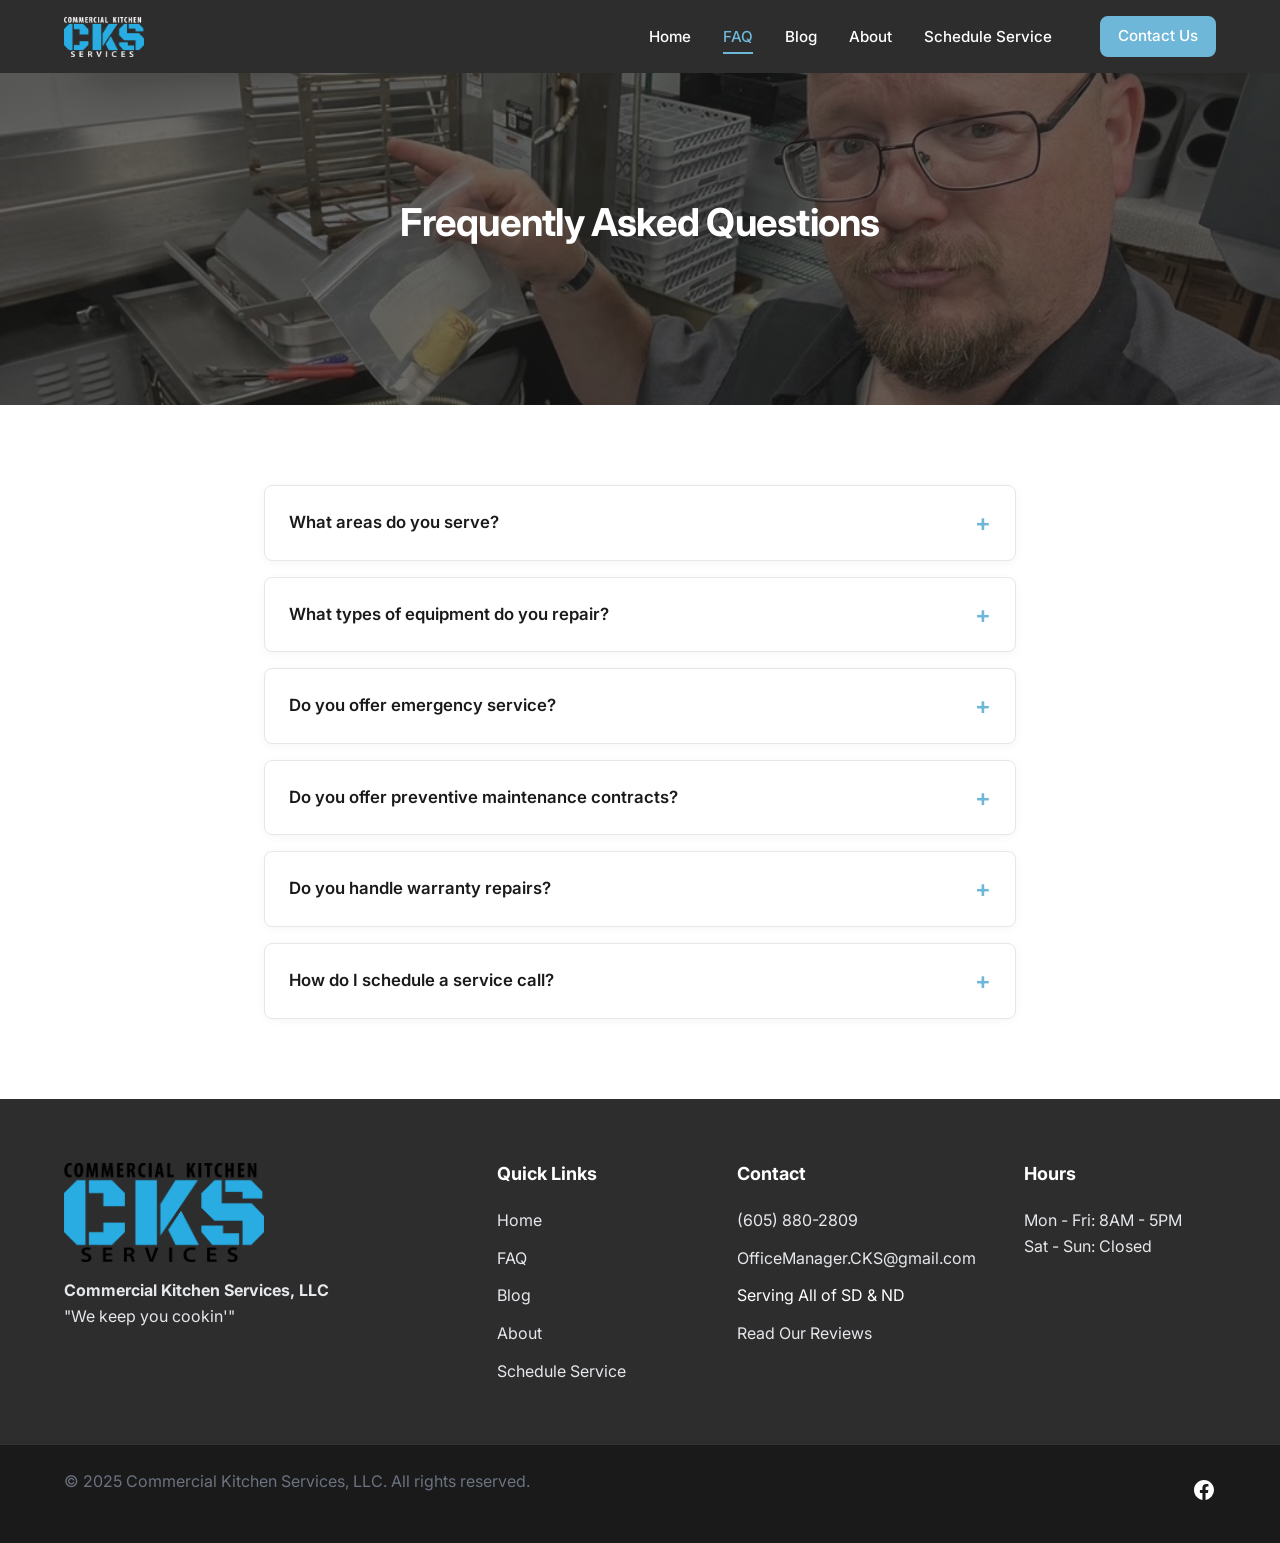
<file: faq.html>
<!DOCTYPE html>
<html lang="en">
<head>
    <meta charset="UTF-8">
    <link rel="icon" type="image/png" href="assets/logos/favicon.png">
    <meta name="viewport" content="width=device-width, initial-scale=1.0">
    <meta name="description" content="Frequently Asked Questions for Commercial Kitchen Services (CKS). Find out about our service areas, equipment repaired, warranties, and maintenance contracts.">
    <title>FAQ — Commercial Kitchen Services | CKS</title>
    <link rel="preconnect" href="https://fonts.googleapis.com">
    <link rel="preconnect" href="https://fonts.gstatic.com" crossorigin>
    <link href="https://fonts.googleapis.com/css2?family=Inter:wght@300;400;500;600;700&display=swap" rel="stylesheet">
    <link rel="stylesheet" href="css/styles.css">
</head>
<body>
    <!-- Navigation -->
  <nav class="navbar">
    <div class="container nav-container">
      <a href="index.html" class="nav-logo">
        <img src="assets/logos/Logo Blue White Text.png" alt="CKS Logo">
      </a>
      
      <button class="mobile-toggle" aria-label="Toggle Navigation">
        <span></span>
        <span></span>
        <span></span>
      </button>

      <ul class="nav-links">
        <li><a href="index.html">Home</a></li>
        <li><a href="faq.html" class="active">FAQ</a></li>
        <li><a href="blog.html">Blog</a></li>
                <li><a href="about.html">About</a></li>
        <li><a href="schedule.html">Schedule Service</a></li>
        <li><a href="contact.html" class="btn btn-primary" style="color: white; padding: 0.4rem 1rem; margin-left: 1rem;">Contact Us</a></li>
      </ul>
    </div>
  </nav>

    <main class="page-content">
        <section class="page-hero" style="background-image: linear-gradient(rgba(26, 26, 26, 0.65), rgba(26, 26, 26, 0.65)), url('assets/Pictures/Fryer%20Repair/Fryer%201.jpg'); background-size: cover; background-position: center 30%;">
            <div class="hero-content text-center">
                <h1 class="hero-title">Frequently Asked Questions</h1>
            </div>
        </section>

        <section class="faq-section section-padding">
            <div class="container container-sm">
                <div class="faq-accordion">
                    <!-- Item 1 -->
                    <div class="faq-item">
                        <button class="faq-question">
                            What areas do you serve?
                            <span class="faq-icon"></span>
                        </button>
                        <div class="faq-answer">
                            <p>We can service ALL of South Dakota and North Dakota. Call, email, or text us for a quote for service in your area.</p>
                        </div>
                    </div>
                    <!-- Item 2 -->
                    <div class="faq-item">
                        <button class="faq-question">
                            What types of equipment do you repair?
                            <span class="faq-icon"></span>
                        </button>
                        <div class="faq-answer">
                            <p>We service all types of commercial kitchen equipment including prep equipment, cooking equipment, refrigeration and HVAC systems.</p>
                        </div>
                    </div>
                    <!-- Item 3 -->
                    <div class="faq-item">
                        <button class="faq-question">
                            Do you offer emergency service?
                            <span class="faq-icon"></span>
                        </button>
                        <div class="faq-answer">
                            <p>We understand that equipment breakdowns can halt your business. Call or text us at <a href="tel:6058802809">(605) 880-2809</a> and we'll do our best to get to you as quickly as possible.</p>
                        </div>
                    </div>
                    <!-- Item 4 -->
                    <div class="faq-item">
                        <button class="faq-question">
                            Do you offer preventive maintenance contracts?
                            <span class="faq-icon"></span>
                        </button>
                        <div class="faq-answer">
                            <p>Yes! Regular maintenance prevents costly breakdowns. We offer planned maintenance contracts customized to your facility's needs.</p>
                        </div>
                    </div>
                    <!-- Item 5 -->
                    <div class="faq-item">
                        <button class="faq-question">
                            Do you handle warranty repairs?
                            <span class="faq-icon"></span>
                        </button>
                        <div class="faq-answer">
                            <p>Yes, we work with manufacturers to provide warranty service on a wide range of commercial kitchen equipment.</p>
                        </div>
                    </div>
                    <!-- Item 6 -->
                    <div class="faq-item">
                        <button class="faq-question">
                            How do I schedule a service call?
                            <span class="faq-icon"></span>
                        </button>
                        <div class="faq-answer">
                            <p>Call or text us at <a href="tel:6058802809">(605) 880-2809</a> or email us at <a href="mailto:OfficeManager.CKS@gmail.com">OfficeManager.CKS@gmail.com</a>.</p>
                        </div>
                    </div>
                </div>
            </div>
        </section>
    </main>

    
    

    <!-- Footer -->
  <footer class="footer">
    <div class="container">
      <div class="footer-grid">
        <div class="footer-col">
          <div class="footer-logo">
            <img src="assets/logos/Logo Color no background.png" alt="CKS Logo">
          </div>
          <p><strong>Commercial Kitchen Services, LLC</strong><br>"We keep you cookin'"</p>
        </div>
        
        <div class="footer-col">
          <h4>Quick Links</h4>
          <ul class="footer-links">
            <li><a href="index.html">Home</a></li>
            <li><a href="faq.html">FAQ</a></li>
            <li><a href="blog.html">Blog</a></li>
                        <li><a href="about.html">About</a></li>
            <li><a href="schedule.html">Schedule Service</a></li>
            
          </ul>
        </div>
        
        <div class="footer-col">
          <h4>Contact</h4>
          <ul class="footer-links">
            <li><a href="tel:605-880-2809">(605) 880-2809</a></li>
            <li><a href="mailto:OfficeManager.CKS@gmail.com">OfficeManager.CKS@gmail.com</a></li>
            <li>Serving All of SD &amp; ND</li>
            <li><a href="https://www.facebook.com/CKSofWatertown/reviews" target="_blank">Read Our Reviews</a></li>
          </ul>
        </div>

        <div class="footer-col">
          <h4>Hours</h4>
          <p>Mon - Fri: 8AM - 5PM<br>Sat - Sun: Closed</p>
        </div>
      </div>
    </div>
    
    <div class="footer-bottom">
      <div class="container">
        <p>&copy; 2025 Commercial Kitchen Services, LLC. All rights reserved.</p>
        <div class="social-links">
          <a href="https://www.facebook.com/CKSofWatertown" target="_blank" aria-label="Facebook">
            <svg width="24" height="24" viewBox="0 0 24 24" fill="currentColor"><path d="M12 2.04c-5.5 0-10 4.48-10 10.02 0 5 3.66 9.15 8.44 9.9v-7H7.9v-2.9h2.54V9.85c0-2.51 1.49-3.89 3.78-3.89 1.09 0 2.23.2 2.23.2v2.46h-1.26c-1.24 0-1.63.77-1.63 1.56v1.88h2.78l-.45 2.9h-2.33v7a10 10 0 0 0 8.44-9.9c0-5.54-4.5-10.02-10-10.02z"/></svg>
          </a>
        </div>
      </div>
    </div>
  </footer>
    <script src="js/main.js"></script>
</body>
</html>
</file>
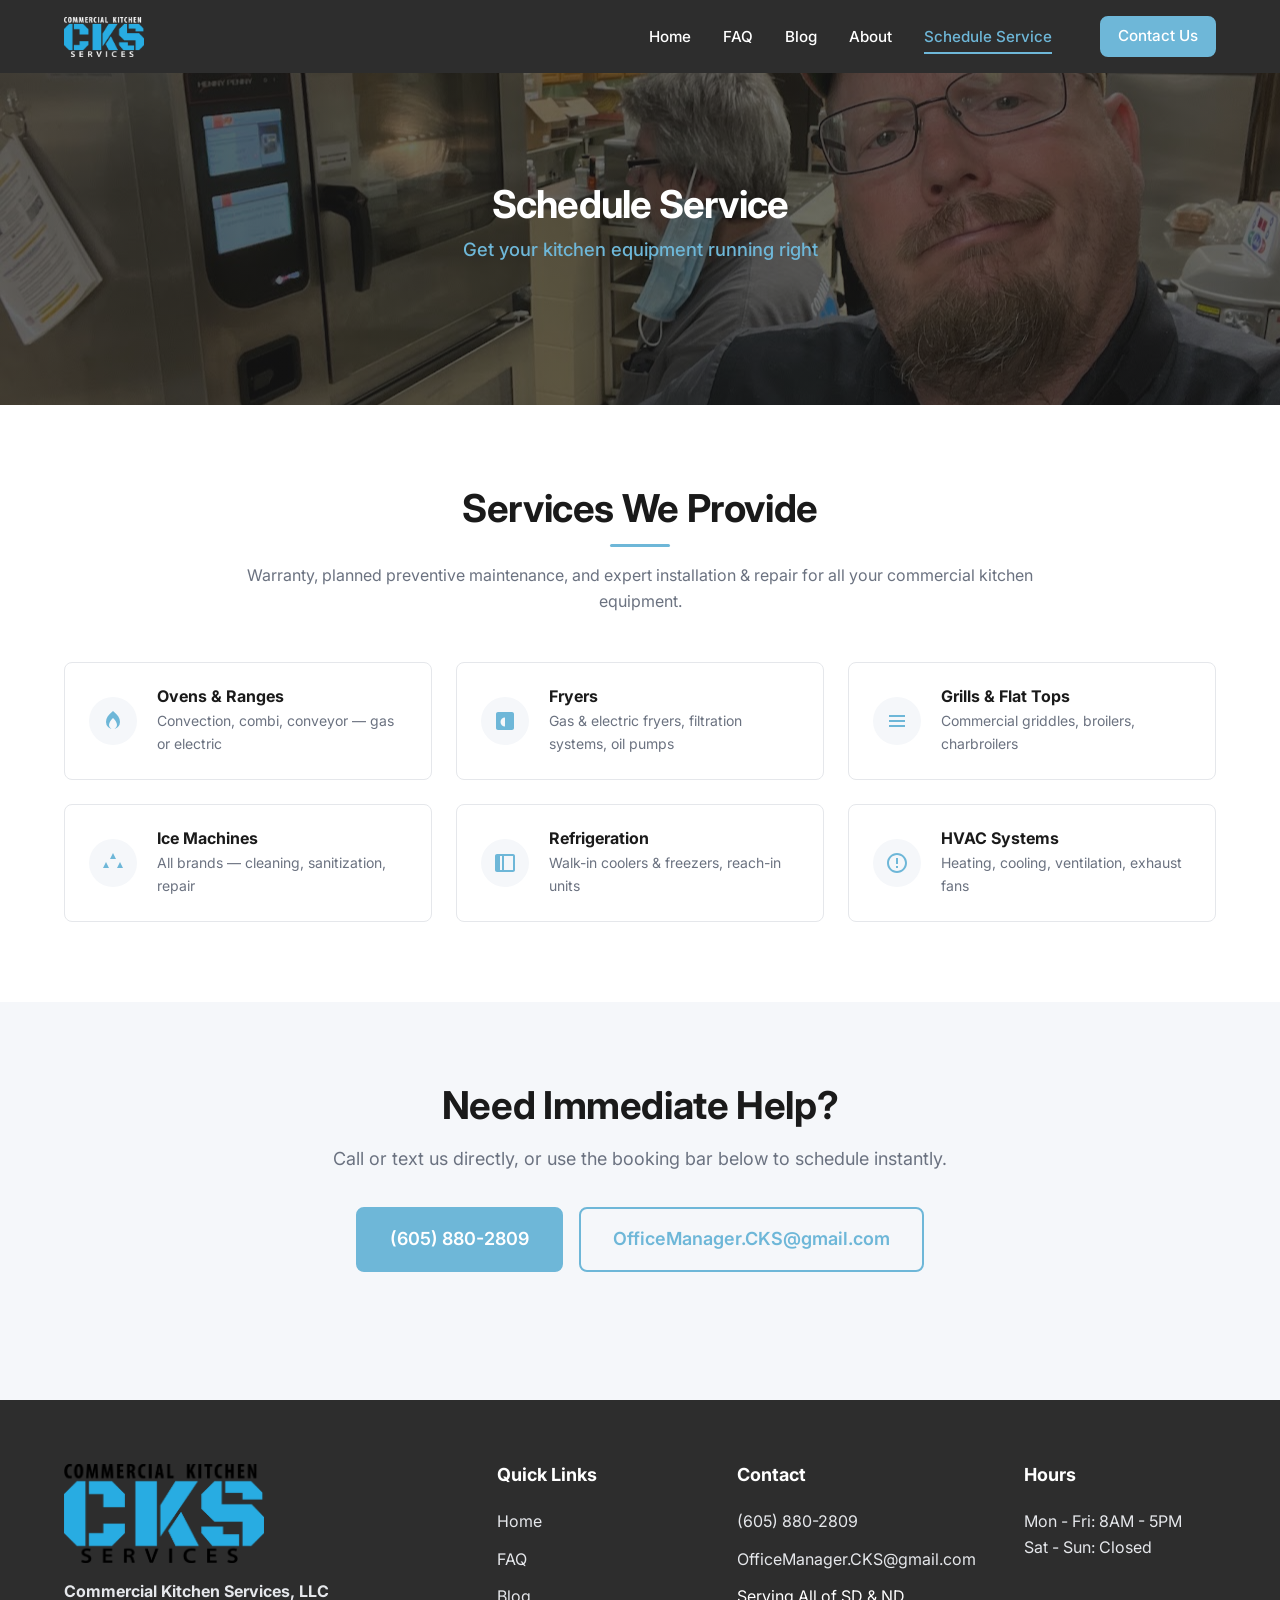
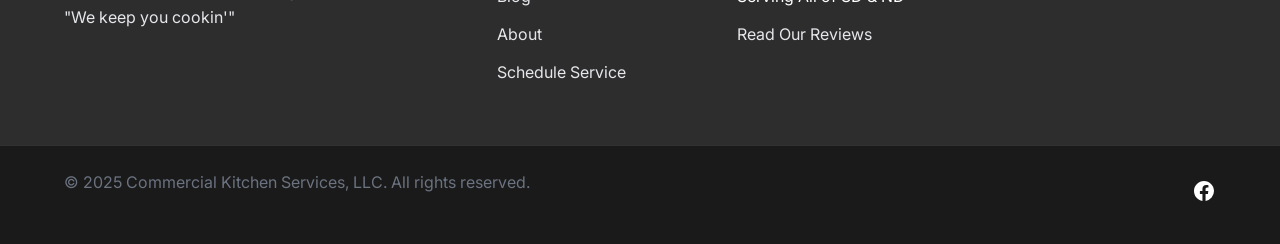
<file: schedule.html>
<!DOCTYPE html>
<html lang="en">
<head>
    <meta charset="UTF-8">
    <link rel="icon" type="image/png" href="assets/logos/favicon.png">
    <meta name="viewport" content="width=device-width, initial-scale=1.0">
    <meta name="description" content="Schedule commercial kitchen equipment repair, maintenance, or installation service with CKS. We service ovens, fryers, refrigeration, HVAC, and more.">
    <title>Schedule Service — Commercial Kitchen Services | CKS</title>
    <link rel="preconnect" href="https://fonts.googleapis.com">
    <link rel="preconnect" href="https://fonts.gstatic.com" crossorigin>
    <link href="https://fonts.googleapis.com/css2?family=Inter:wght@300;400;500;600;700&display=swap" rel="stylesheet">
    <link rel="stylesheet" href="css/styles.css">
</head>
<body>
    <!-- Navigation -->
  <nav class="navbar">
    <div class="container nav-container">
      <a href="index.html" class="nav-logo">
        <img src="assets/logos/Logo Blue White Text.png" alt="CKS Logo">
      </a>
      
      <button class="mobile-toggle" aria-label="Toggle Navigation">
        <span></span>
        <span></span>
        <span></span>
      </button>

      <ul class="nav-links">
        <li><a href="index.html">Home</a></li>
        <li><a href="faq.html">FAQ</a></li>
        <li><a href="blog.html">Blog</a></li>
                <li><a href="about.html">About</a></li>
        <li><a href="schedule.html" class="active">Schedule Service</a></li>
        <li><a href="contact.html" class="btn btn-primary" style="color: white; padding: 0.4rem 1rem; margin-left: 1rem;">Contact Us</a></li>
      </ul>
    </div>
  </nav>

    <main class="page-content">
        <section class="page-hero" style="background-image: linear-gradient(rgba(26, 26, 26, 0.65), rgba(26, 26, 26, 0.65)), url('assets/Pictures/Combi%20Oven%20Repair/Combi%20Oven.jpg'); background-size: cover; background-position: center;">
            <div class="hero-content text-center">
                <h1 class="hero-title">Schedule Service</h1>
                <p class="hero-subtitle">Get your kitchen equipment running right</p>
            </div>
        </section>

        <section class="section">
            <div class="container">
                <div class="section-title text-center mb-5">
                    <h2>Services We Provide</h2>
                    <p style="max-width: 800px; margin: 0 auto; color: var(--color-gray);">Warranty, planned preventive maintenance, and expert installation & repair for all your commercial kitchen equipment.</p>
                </div>
                <div class="schedule-services-grid">
                    <div class="schedule-service-item reveal">
                        <div class="schedule-service-icon">
                            <svg viewBox="0 0 24 24"><path d="M12 2C7.5 5.5 5 9 5 13a7 7 0 0 0 14 0c0-4-2.5-7.5-7-11zm0 18c-2.2 0-4-1.8-4-4 0-2.5 2-5 4-7 2 2 4 4.5 4 7 0 2.2-1.8 4-4 4z"/></svg>
                        </div>
                        <div class="schedule-service-info">
                            <h3>Ovens & Ranges</h3>
                            <p>Convection, combi, conveyor — gas or electric</p>
                        </div>
                    </div>
                    <div class="schedule-service-item reveal">
                        <div class="schedule-service-icon">
                            <svg viewBox="0 0 24 24"><path d="M19 3H5c-1.1 0-2 .9-2 2v14c0 1.1.9 2 2 2h14c1.1 0 2-.9 2-2V5c0-1.1-.9-2-2-2zm-7 14.5c-2.5 0-4.5-2-4.5-4.5S9.5 8.5 12 8.5 16.5 13s-2 4.5-4.5 4.5z"/></svg>
                        </div>
                        <div class="schedule-service-info">
                            <h3>Fryers</h3>
                            <p>Gas & electric fryers, filtration systems, oil pumps</p>
                        </div>
                    </div>
                    <div class="schedule-service-item reveal">
                        <div class="schedule-service-icon">
                            <svg viewBox="0 0 24 24"><path d="M4 6h16v2H4zm0 5h16v2H4zm0 5h16v2H4z"/></svg>
                        </div>
                        <div class="schedule-service-info">
                            <h3>Grills & Flat Tops</h3>
                            <p>Commercial griddles, broilers, charbroilers</p>
                        </div>
                    </div>
                    <div class="schedule-service-item reveal">
                        <div class="schedule-service-icon">
                            <svg viewBox="0 0 24 24"><path d="M12 2L9 8h6l-3-6zm-7 9L2 17h6l-3-6zm14 0l-3 6h6l-3-6z"/></svg>
                        </div>
                        <div class="schedule-service-info">
                            <h3>Ice Machines</h3>
                            <p>All brands — cleaning, sanitization, repair</p>
                        </div>
                    </div>
                    <div class="schedule-service-item reveal">
                        <div class="schedule-service-icon">
                            <svg viewBox="0 0 24 24"><path d="M20 3H4c-1.1 0-2 .9-2 2v14c0 1.1.9 2 2 2h16c1.1 0 2-.9 2-2V5c0-1.1-.9-2-2-2zM9 19H7V5h2v14zm11 0h-9V5h9v14z"/></svg>
                        </div>
                        <div class="schedule-service-info">
                            <h3>Refrigeration</h3>
                            <p>Walk-in coolers & freezers, reach-in units</p>
                        </div>
                    </div>
                    <div class="schedule-service-item reveal">
                        <div class="schedule-service-icon">
                            <svg viewBox="0 0 24 24"><path d="M12 2C6.48 2 2 6.48 2 12s4.48 10 10 10 10-4.48 10-10S17.52 2 12 2zm0 18c-4.41 0-8-3.59-8-8s3.59-8 8-8 8 3.59 8 8-3.59 8-8 8zm-1-13h2v6h-2zm0 8h2v2h-2z"/></svg>
                        </div>
                        <div class="schedule-service-info">
                            <h3>HVAC Systems</h3>
                            <p>Heating, cooling, ventilation, exhaust fans</p>
                        </div>
                    </div>
                </div>
            </div>
        </section>

        <section class="section section-dark" style="padding-bottom: 8rem;">
            <div class="container container-md text-center">
                <h2>Need Immediate Help?</h2>
                <p class="lead mb-4">Call or text us directly, or use the booking bar below to schedule instantly.</p>
                <div style="display: flex; gap: 1rem; justify-content: center; flex-wrap: wrap;">
                    <a href="tel:6058802809" class="btn btn-primary btn-large">(605) 880-2809</a>
                    <a href="mailto:OfficeManager.CKS@gmail.com" class="btn btn-secondary btn-large">OfficeManager.CKS@gmail.com</a>
                </div>
            </div>
        </section>
    </main>

    
    

    <!-- Footer -->
  <footer class="footer">
    <div class="container">
      <div class="footer-grid">
        <div class="footer-col">
          <div class="footer-logo">
            <img src="assets/logos/Logo Color no background.png" alt="CKS Logo">
          </div>
          <p><strong>Commercial Kitchen Services, LLC</strong><br>"We keep you cookin'"</p>
        </div>
        
        <div class="footer-col">
          <h4>Quick Links</h4>
          <ul class="footer-links">
            <li><a href="index.html">Home</a></li>
            <li><a href="faq.html">FAQ</a></li>
            <li><a href="blog.html">Blog</a></li>
                        <li><a href="about.html">About</a></li>
            <li><a href="schedule.html">Schedule Service</a></li>
            
          </ul>
        </div>
        
        <div class="footer-col">
          <h4>Contact</h4>
          <ul class="footer-links">
            <li><a href="tel:605-880-2809">(605) 880-2809</a></li>
            <li><a href="mailto:OfficeManager.CKS@gmail.com">OfficeManager.CKS@gmail.com</a></li>
            <li>Serving All of SD &amp; ND</li>
            <li><a href="https://www.facebook.com/CKSofWatertown/reviews" target="_blank">Read Our Reviews</a></li>
          </ul>
        </div>

        <div class="footer-col">
          <h4>Hours</h4>
          <p>Mon - Fri: 8AM - 5PM<br>Sat - Sun: Closed</p>
        </div>
      </div>
    </div>
    
    <div class="footer-bottom">
      <div class="container">
        <p>&copy; 2025 Commercial Kitchen Services, LLC. All rights reserved.</p>
        <div class="social-links">
          <a href="https://www.facebook.com/CKSofWatertown" target="_blank" aria-label="Facebook">
            <svg width="24" height="24" viewBox="0 0 24 24" fill="currentColor"><path d="M12 2.04c-5.5 0-10 4.48-10 10.02 0 5 3.66 9.15 8.44 9.9v-7H7.9v-2.9h2.54V9.85c0-2.51 1.49-3.89 3.78-3.89 1.09 0 2.23.2 2.23.2v2.46h-1.26c-1.24 0-1.63.77-1.63 1.56v1.88h2.78l-.45 2.9h-2.33v7a10 10 0 0 0 8.44-9.9c0-5.54-4.5-10.02-10-10.02z"/></svg>
          </a>
        </div>
      </div>
    </div>
  </footer>
    <script src="js/main.js"></script>
</body>
</html>
</file>
<file: css/styles.css>
/* ==========================================================================
   CSS CUSTOM PROPERTIES
   ========================================================================== */
:root {
  --color-primary: #6EB7D8;
  --color-primary-dark: #5A9BBE;
  --color-primary-light: #A8D8EA;
  --color-dark: #1A1A1A;
  --color-nav: #2D2D2D;
  --color-white: #FFFFFF;
  --color-light-bg: #F5F7FA;
  --color-gray: #6B7280;
  --color-light-gray: #E5E7EB;
  
  --font-heading: 'Inter', sans-serif;
  --font-body: 'Inter', sans-serif;
  
  --border-radius: 8px;
  --shadow: 0 4px 20px rgba(0,0,0,0.08);
  --shadow-lg: 0 10px 40px rgba(0,0,0,0.12);
  --shadow-nav: 0 4px 15px rgba(0,0,0,0.15);
  --transition: all 0.3s ease;
  
  --max-width: 1200px;
}

/* ==========================================================================
   RESET & NORMALIZE
   ========================================================================== */
*, *::before, *::after {
  box-sizing: border-box;
  margin: 0;
  padding: 0;
}

html {
  scroll-behavior: smooth;
}

body {
  font-family: var(--font-body);
  color: var(--color-dark);
  background-color: var(--color-white);
  line-height: 1.6;
  font-size: 16px;
  -webkit-font-smoothing: antialiased;
  -moz-osx-font-smoothing: grayscale;
}

img {
  max-width: 100%;
  display: block;
  height: auto;
}

a {
  text-decoration: none;
  color: inherit;
  transition: var(--transition);
}

ul, ol {
  list-style: none;
}

/* ==========================================================================
   TYPOGRAPHY
   ========================================================================== */
h1, h2, h3, h4, h5, h6 {
  font-family: var(--font-heading);
  line-height: 1.2;
  font-weight: 700;
  margin-bottom: 1rem;
}

h1 { font-size: clamp(1.75rem, 3vw, 2.5rem); letter-spacing: -0.02em; }
h2 { font-size: clamp(1.75rem, 3vw, 2.5rem); letter-spacing: -0.01em; }
h3 { font-size: clamp(1.25rem, 2.5vw, 1.75rem); }
h4 { font-size: 1.25rem; }
h5 { font-size: 1.1rem; }
h6 { font-size: 1rem; }

p { margin-bottom: 1.5rem; color: var(--color-gray); }
p:last-child { margin-bottom: 0; }

small { font-size: 0.875rem; }

/* ==========================================================================
   LAYOUT UTILITIES
   ========================================================================== */
.container {
  width: 100%;
  max-width: var(--max-width);
  margin: 0 auto;
  padding: 0 1.5rem;
}

.text-center { text-align: center; }
.text-primary { color: var(--color-primary); }
.mb-1 { margin-bottom: 0.5rem; }
.mb-2 { margin-bottom: 1rem; }
.mb-3 { margin-bottom: 1.5rem; }
.mb-4 { margin-bottom: 2rem; }
.mb-5 { margin-bottom: 3rem; }

/* ==========================================================================
   BUTTONS
   ========================================================================== */
.btn {
  display: inline-flex;
  align-items: center;
  justify-content: center;
  padding: 0.75rem 1.5rem;
  font-weight: 600;
  border-radius: var(--border-radius);
  cursor: pointer;
  transition: var(--transition);
  border: 2px solid transparent;
  font-family: var(--font-body);
}

.btn-primary {
  background-color: var(--color-primary);
  color: var(--color-white);
  border-color: var(--color-primary);
}

.btn-primary:hover {
  background-color: var(--color-primary-dark);
  border-color: var(--color-primary-dark);
  transform: translateY(-2px);
  box-shadow: var(--shadow);
}

.btn-secondary {
  background-color: transparent;
  color: var(--color-primary);
  border-color: var(--color-primary);
}

.btn-secondary:hover {
  background-color: var(--color-primary);
  color: var(--color-white);
  transform: translateY(-2px);
  box-shadow: var(--shadow);
}

.btn-large {
  padding: 1rem 2rem;
  font-size: 1.125rem;
}

/* ==========================================================================
   NAVIGATION
   ========================================================================== */
.navbar {
  position: fixed;
  top: 0;
  left: 0;
  width: 100%;
  background-color: var(--color-nav);
  z-index: 1000;
  transition: var(--transition);
  padding: 1rem 0;
}

.navbar.scrolled {
  box-shadow: var(--shadow-nav);
  padding: 0.75rem 0;
}

.nav-container {
  display: flex;
  justify-content: space-between;
  align-items: center;
}

.nav-logo img {
  height: 40px;
  width: auto;
}

.nav-links {
  display: flex;
  gap: 2rem;
  align-items: center;
}

.nav-links a {
  color: var(--color-white);
  font-weight: 500;
  font-size: 0.95rem;
  position: relative;
  padding: 0.5rem 0;
}

.nav-links a::after {
  content: '';
  position: absolute;
  bottom: 0;
  left: 0;
  width: 0;
  height: 2px;
  background-color: var(--color-primary);
  transition: var(--transition);
}

.nav-links a:hover::after,
.nav-links a.active::after {
  width: 100%;
}

.nav-links a.active {
  color: var(--color-primary);
}

/* Hamburger */
.mobile-toggle {
  display: none;
  background: none;
  border: none;
  cursor: pointer;
  width: 30px;
  height: 24px;
  position: relative;
  z-index: 1001;
}

.mobile-toggle span {
  display: block;
  width: 100%;
  height: 2px;
  background-color: var(--color-white);
  position: absolute;
  left: 0;
  transition: var(--transition);
}

.mobile-toggle span:nth-child(1) { top: 0; }
.mobile-toggle span:nth-child(2) { top: 50%; transform: translateY(-50%); }
.mobile-toggle span:nth-child(3) { bottom: 0; }

.mobile-toggle.active span:nth-child(1) {
  top: 50%;
  transform: translateY(-50%) rotate(45deg);
}

.mobile-toggle.active span:nth-child(2) {
  opacity: 0;
}

.mobile-toggle.active span:nth-child(3) {
  bottom: 50%;
  transform: translateY(50%) rotate(-45deg);
}

/* ==========================================================================
   HERO SECTION
   ========================================================================== */
.hero {
  min-height: 80vh;
  display: flex;
  align-items: center;
  position: relative;
  padding-top: 80px; /* Offset for sticky nav */
  background-size: cover;
  background-position: center;
  background-repeat: no-repeat;
  color: var(--color-white);
  background-position: center 25%;
}

.hero::before {
  content: '';
  position: absolute;
  inset: 0;
  background: linear-gradient(to bottom, rgba(0,0,0,0.3) 0%, rgba(26,26,26,0.9) 100%);
  z-index: 1;
}

.hero .container {
  position: relative;
  z-index: 2;
  text-align: center;
  max-width: 900px;
}

.hero h1 {
  color: var(--color-white);
  margin-bottom: 1rem;
}

.hero .subheading,
.hero .hero-subtitle {
  font-size: 1.25rem;
  font-weight: 500;
  color: var(--color-primary);
  margin-bottom: 1.5rem;
}

.hero .tagline {
  font-size: 1.5rem;
  font-style: italic;
  color: var(--color-primary);
  margin-bottom: 2rem;
  font-weight: 600;
}

.hero-btns {
  display: flex;
  gap: 1rem;
  justify-content: center;
  flex-wrap: wrap;
}

/* ==========================================================================
   SECTIONS & LAYOUTS
   ========================================================================== */
.section {
  padding: 5rem 0;
}

.section-dark {
  background-color: var(--color-light-bg);
}

.section-title {
  text-align: center;
  margin-bottom: 3rem;
}

.section-title h2 {
  position: relative;
  display: inline-block;
  padding-bottom: 1rem;
}

.section-title h2::after {
  content: '';
  position: absolute;
  bottom: 0;
  left: 50%;
  transform: translateX(-50%);
  width: 60px;
  height: 3px;
  background-color: var(--color-primary);
  border-radius: 2px;
}

/* Card Grid */
.card-grid {
  display: grid;
  grid-template-columns: repeat(3, 1fr);
  gap: 2rem;
}

.card {
  background: var(--color-white);
  border-radius: var(--border-radius);
  padding: 2rem;
  box-shadow: var(--shadow);
  transition: var(--transition);
  height: 100%;
}

.card:hover {
  transform: translateY(-5px);
  box-shadow: var(--shadow-lg);
}

.service-card {
  text-align: center;
}

.service-card .icon-wrapper {
  width: 64px;
  height: 64px;
  background-color: var(--color-light-bg);
  border-radius: 50%;
  display: flex;
  align-items: center;
  justify-content: center;
  margin: 0 auto 1.5rem;
  color: var(--color-primary);
}

.service-card .icon-wrapper svg {
  width: 32px;
  height: 32px;
  fill: currentColor;
}

/* Trust Bar */
.trust-bar {
  background-color: var(--color-dark);
  color: var(--color-white);
  padding: 2.5rem 0;
}

.trust-grid {
  display: grid;
  grid-template-columns: repeat(4, 1fr);
  gap: 2rem;
  text-align: center;
}

.trust-item h4 {
  color: var(--color-primary);
  margin-bottom: 0.5rem;
  font-size: 1.5rem;
}

.trust-item p {
  color: var(--color-light-gray);
  font-weight: 500;
}

/* CTA Banner */
.cta-banner {
  background: linear-gradient(135deg, var(--color-primary-dark), var(--color-primary));
  color: var(--color-white);
  padding: 4rem 0;
  text-align: center;
}

.cta-banner h2 {
  color: var(--color-white);
}

.cta-banner p {
  color: var(--color-white);
  font-size: 1.25rem;
  margin-bottom: 2rem;
  opacity: 0.9;
}

.cta-banner .btn-secondary {
  border-color: var(--color-white);
  color: var(--color-white);
}

.cta-banner .btn-secondary:hover {
  background-color: var(--color-white);
  color: var(--color-primary);
}

/* Split Layout (About) */
.split-layout {
  display: grid;
  grid-template-columns: 1fr 1fr;
  gap: 4rem;
  align-items: center;
}

.split-image img {
  border-radius: var(--border-radius);
  box-shadow: var(--shadow-lg);
  object-fit: cover;
  height: 100%;
  max-height: 500px;
  width: 100%;
}

/* ==========================================================================
   COMPONENTS (FAQ styles are in the redesigned section below)
   ========================================================================== */

/* Gallery Grid */
.gallery-grid {
  display: grid;
  grid-template-columns: repeat(auto-fill, minmax(250px, 1fr));
  gap: 1.5rem;
}

.gallery-item {
  border-radius: var(--border-radius);
  overflow: hidden;
  cursor: pointer;
  position: relative;
  aspect-ratio: 1;
}

.gallery-item img {
  width: 100%;
  height: 100%;
  object-fit: cover;
  transition: transform 0.5s ease;
}

.gallery-item:hover img {
  transform: scale(1.05);
}

/* Form Styles */
.form-group {
  margin-bottom: 1.5rem;
}

.form-control {
  width: 100%;
  padding: 0.75rem 1rem;
  border: 1px solid var(--color-light-gray);
  border-radius: var(--border-radius);
  font-family: var(--font-body);
  font-size: 1rem;
  transition: var(--transition);
}

.form-control:focus {
  outline: none;
  border-color: var(--color-primary);
  box-shadow: 0 0 0 3px rgba(110, 183, 216, 0.2);
}

/* ==========================================================================
   HOUSECALL PRO BOOKING BAR
   ========================================================================== */
.booking-bar-container {
  padding: 2rem 0;
  background-color: var(--color-light-bg);
  border-top: 1px solid var(--color-light-gray);
}

/* ==========================================================================
   FOOTER
   ========================================================================== */
.footer {
  background-color: var(--color-nav);
  color: var(--color-white);
  padding: 4rem 0 0;
}

.footer-grid {
  display: grid;
  grid-template-columns: 2fr 1fr 1fr 1fr;
  gap: 3rem;
  margin-bottom: 3rem;
}

.footer-col h4 {
  color: var(--color-white);
  margin-bottom: 1.5rem;
  font-size: 1.125rem;
}

.footer-logo {
  margin-bottom: 1rem;
}

.footer-logo img {
  max-width: 200px;
  border-radius: 4px;
}

.footer-col p {
  color: var(--color-light-gray);
}

.footer-links li {
  margin-bottom: 0.75rem;
}

.footer-links a {
  color: var(--color-light-gray);
}

.footer-links a:hover {
  color: var(--color-primary);
  padding-left: 5px;
}

.footer-bottom {
  background-color: var(--color-dark);
  padding: 1.5rem 0;
  text-align: center;
  border-top: 1px solid rgba(255,255,255,0.1);
}

.footer-bottom .container {
  display: flex;
  justify-content: space-between;
  align-items: center;
}

.social-links a {
  color: var(--color-white);
  font-size: 1.5rem;
  transition: var(--transition);
}

.social-links a:hover {
  color: var(--color-primary);
}

/* ==========================================================================
   ANIMATIONS
   ========================================================================== */
.reveal {
  opacity: 0;
  transform: translateY(30px);
  transition: all 0.8s cubic-bezier(0.5, 0, 0, 1);
}

.reveal.revealed {
  opacity: 1;
  transform: translateY(0);
}

/* ==========================================================================
   RESPONSIVE BREAKPOINTS
   ========================================================================== */
@media (max-width: 1024px) {
  .split-layout {
    gap: 2rem;
  }
  
  .footer-grid {
    grid-template-columns: 1fr 1fr;
  }
}

@media (max-width: 768px) {
  .nav-links {
    position: absolute;
    top: 100%;
    left: 0;
    width: 100%;
    background-color: var(--color-nav);
    flex-direction: column;
    padding: 2rem;
    gap: 1.5rem;
    box-shadow: var(--shadow-lg);
    transform: translateY(-100%);
    opacity: 0;
    visibility: hidden;
    transition: var(--transition);
    z-index: -1;
  }

  .nav-links.active {
    transform: translateY(0);
    opacity: 1;
    visibility: visible;
  }

  .mobile-toggle {
    display: block;
  }

  .card-grid {
    grid-template-columns: repeat(2, 1fr);
  }
  
  .trust-grid {
    grid-template-columns: repeat(2, 1fr);
  }

  .split-layout {
    grid-template-columns: 1fr;
  }
  
  .split-image {
    order: -1;
  }
  
  .footer-bottom .container {
    flex-direction: column;
    gap: 1rem;
  }
}

@media (max-width: 576px) {
  .card-grid,
  .trust-grid,
  .footer-grid {
    grid-template-columns: 1fr;
  }
  
  .hero-btns {
    flex-direction: column;
    width: 100%;
  }
  
  .hero-btns .btn {
    width: 100%;
  }
}

/* ==========================================================================
   INNER PAGES STYLES
   ========================================================================== */
.page-hero {
  min-height: 45vh;
  display: flex;
  align-items: center;
  justify-content: center;
  position: relative;
  padding-top: 80px;
  padding-bottom: 2rem;
  background-size: cover;
  background-position: center;
  color: var(--color-white);
  text-align: center;
}

.page-hero .hero-content {
  position: relative;
  z-index: 2;
  padding: 0 1.5rem;
}

.page-hero h1, .page-hero .heading {
  font-size: clamp(1.75rem, 3vw, 2.5rem);
  margin-bottom: 0.5rem;
  color: var(--color-white);
}

.page-hero .subheading,
.page-hero .hero-subtitle {
  font-size: 1.15rem;
  color: var(--color-primary);
  font-weight: 500;
  margin-bottom: 0.5rem;
}

/* Blog Styles */
.blog-section {
  padding: 5rem 0;
  background-color: var(--color-light-bg);
}

.blog-container {
  display: grid;
  gap: 3rem;
  max-width: 800px;
  margin: 0 auto;
}

.blog-card {
  background: var(--color-white);
  border-radius: var(--border-radius);
  padding: 2.5rem;
  box-shadow: var(--shadow);
}

.blog-date {
  color: var(--color-primary);
  font-weight: 600;
  font-size: 0.9rem;
  margin-bottom: 1rem;
}

.blog-title {
  margin-bottom: 1.5rem;
  font-size: 2rem;
}

.blog-content p {
  margin-bottom: 1.5rem;
}

/* Blog Card Split Layout (text left, image right) */
.blog-card-split {
  display: grid;
  grid-template-columns: 1.2fr 0.8fr;
  gap: 2rem;
  align-items: start;
}

.blog-card-text {
  min-width: 0;
}

.blog-card-image {
  display: flex;
  flex-direction: column;
  gap: 1rem;
}

.blog-card-image img {
  width: 100%;
  border-radius: var(--border-radius);
  object-fit: cover;
  max-height: 280px;
  box-shadow: 0 2px 12px rgba(0,0,0,0.1);
  transition: transform 0.3s ease;
}

.blog-card-image img:hover {
  transform: scale(1.03);
}

@media (max-width: 768px) {
  .blog-card-split {
    grid-template-columns: 1fr;
  }
  .blog-card-image {
    flex-direction: row;
  }
  .blog-card-image img {
    max-height: 200px;
    flex: 1;
  }
}

/* Lightbox */
.lightbox {
  display: none;
  position: fixed;
  z-index: 2000;
  left: 0;
  top: 0;
  width: 100%;
  height: 100%;
  background-color: rgba(0,0,0,0.9);
  align-items: center;
  justify-content: center;
}

.lightbox.active {
  display: flex;
}

.lightbox-content {
  max-width: 90%;
  max-height: 90vh;
  object-fit: contain;
}

.lightbox-close {
  position: absolute;
  top: 20px;
  right: 30px;
  color: #fff;
  font-size: 40px;
  font-weight: bold;
  cursor: pointer;
}

/* Video Section */
.video-section {
  padding: 5rem 0;
}
.video-container {
  position: relative;
  padding-bottom: 56.25%; /* 16:9 */
  height: 0;
  overflow: hidden;
  max-width: 800px;
  margin: 0 auto;
  border-radius: var(--border-radius);
  box-shadow: var(--shadow-lg);
}
.video-container iframe {
  position: absolute;
  top: 0;
  left: 0;
  width: 100%;
  height: 100%;
}

/* Hide HouseCall Pro Floating Reviews Widget */
iframe#housecall-pro-reviews-widget,
.housecall-pro-widget,
[id*="housecall"],
[class*="housecall"] {
    display: none !important;
    visibility: hidden !important;
    pointer-events: none !important;
}

/* ==========================================================================
   UTILITY CLASSES (referenced across pages)
   ========================================================================== */
.mt-3 { margin-top: 1.5rem; }
.mt-4 { margin-top: 2rem; }
.w-100 { width: 100%; }
.text-left { text-align: left; }
.text-right { text-align: right; }
.align-center { align-items: center; }
.align-start { align-items: flex-start; }
.gap-lg { gap: 3rem; }
.font-medium { font-weight: 500; }
.lead { font-size: 1.125rem; line-height: 1.7; }
.h3 { font-size: clamp(1.25rem, 2.5vw, 1.75rem); }
.h4 { font-size: 1.25rem; }
.h5 { font-size: 1.1rem; }
.bg-light { background-color: var(--color-light-bg); }
.rounded { border-radius: var(--border-radius); }
.shadow { box-shadow: var(--shadow-lg); }

.section-padding {
    padding: 5rem 0;
}

.container-sm {
    max-width: 800px;
    margin: 0 auto;
    padding: 0 1.5rem;
}

.container-md {
    max-width: 960px;
    margin: 0 auto;
    padding: 0 1.5rem;
}

/* Grid layouts for inner pages */
.grid-2-col {
    display: grid;
    grid-template-columns: 1fr 1fr;
    gap: 3rem;
}

@media (max-width: 768px) {
    .grid-2-col {
        grid-template-columns: 1fr;
    }
}

/* ==========================================================================
   ABOUT SECTION (split layout on home page)
   ========================================================================== */
.split-layout {
    background: var(--color-white);
}

.split-content h2 {
    color: var(--color-dark);
}

/* ==========================================================================
   SCHEDULE SERVICES GRID
   ========================================================================== */
.schedule-services-grid {
    display: grid;
    grid-template-columns: repeat(3, 1fr);
    gap: 1.5rem;
}

.schedule-service-item {
    display: flex;
    align-items: center;
    gap: 1.25rem;
    background: var(--color-white);
    border: 1px solid var(--color-light-gray);
    border-radius: var(--border-radius);
    padding: 1.5rem;
    transition: var(--transition);
    cursor: default;
}

.schedule-service-item:hover {
    transform: translateY(-4px);
    box-shadow: var(--shadow);
    border-color: var(--color-primary-light);
}

.schedule-service-icon {
    flex-shrink: 0;
    width: 48px;
    height: 48px;
    background: var(--color-light-bg);
    border-radius: 50%;
    display: flex;
    align-items: center;
    justify-content: center;
}

.schedule-service-icon svg {
    width: 24px;
    height: 24px;
    fill: var(--color-primary);
}

.schedule-service-info h3 {
    font-size: 1rem;
    margin-bottom: 0.25rem;
    color: var(--color-dark);
}

.schedule-service-info p {
    font-size: 0.875rem;
    margin: 0;
    color: var(--color-gray);
}

@media (max-width: 768px) {
    .schedule-services-grid {
        grid-template-columns: repeat(2, 1fr);
    }
}

@media (max-width: 576px) {
    .schedule-services-grid {
        grid-template-columns: 1fr;
    }
}

/* ==========================================================================
   CONTACT PAGE STYLES
   ========================================================================== */
.contact-section {
    padding: 5rem 0;
}

.contact-list {
    list-style: none;
    padding: 0;
}

.contact-list li {
    display: flex;
    align-items: flex-start;
    gap: 1rem;
    margin-bottom: 1.25rem;
}

.contact-list .icon {
    font-size: 1.25rem;
    flex-shrink: 0;
}

.contact-list .content {
    line-height: 1.5;
}

.contact-list .content a {
    color: var(--color-primary);
    font-weight: 500;
}

.contact-list .content a:hover {
    color: var(--color-primary-dark);
}

.premium-card {
    padding: 2rem;
}

.card-title {
    margin-bottom: 1.5rem;
    font-size: 1.25rem;
}

.spacer-sm {
    border: none;
    border-top: 1px solid var(--color-light-gray);
    margin: 1.5rem 0;
}

.hours-table {
    width: 100%;
    border-collapse: collapse;
}

.hours-table td {
    padding: 0.5rem 0;
    color: var(--color-gray);
}

.btn-outline {
    display: inline-flex;
    align-items: center;
    justify-content: center;
    padding: 0.75rem 1.5rem;
    font-weight: 600;
    border-radius: var(--border-radius);
    border: 2px solid var(--color-primary);
    color: var(--color-primary);
    background: transparent;
    cursor: pointer;
    transition: var(--transition);
    font-family: var(--font-body);
    text-align: center;
}

.btn-outline:hover {
    background: var(--color-primary);
    color: var(--color-white);
}

.btn-lg {
    padding: 1rem 2rem;
    font-size: 1.05rem;
}

.select-wrapper {
    position: relative;
}

label {
    display: block;
    margin-bottom: 0.5rem;
    font-weight: 500;
    color: var(--color-dark);
}

.map-section {
    position: relative;
    z-index: 1;
}

/* ==========================================================================
   MISSION & STORY SECTIONS (about page)
   ========================================================================== */
.mission-section {
    padding: 4rem 0;
}

.mission-text {
    font-size: 1.25rem;
    line-height: 1.8;
    color: var(--color-dark);
    max-width: 700px;
    margin: 0 auto;
}

.story-section {
    padding: 5rem 0;
}

.story-grid {
    gap: 3rem;
}

.story-image {
    width: 100%;
    max-height: 500px;
    object-fit: cover;
    border-radius: var(--border-radius);
    box-shadow: var(--shadow-lg);
}

.cta-wrapper {
    margin-top: 2rem;
}

/* Story reveal animations */
.reveal-left {
    opacity: 0;
    transform: translateX(-30px);
    transition: all 0.8s cubic-bezier(0.5, 0, 0, 1);
}

.reveal-right {
    opacity: 0;
    transform: translateX(30px);
    transition: all 0.8s cubic-bezier(0.5, 0, 0, 1);
}

.reveal-left.revealed,
.reveal-right.revealed {
    opacity: 1;
    transform: translateX(0);
}

/* ==========================================================================
   GALLERY & DESCRIPTION SECTIONS
   ========================================================================== */
.gallery-section {
    padding: 5rem 0;
    background-color: var(--color-light-bg);
}

.description-section {
    padding: 4rem 0;
    background-color: var(--color-white);
}

.description-section .section-text {
    max-width: 800px;
    margin: 0 auto;
    font-size: 1.1rem;
    line-height: 1.8;
}

.hashtag {
    color: var(--color-primary);
    font-weight: 600;
}

/* ==========================================================================
   REDESIGNED FAQ ACCORDION
   ========================================================================== */
.faq-section {
    padding: 5rem 0;
}

.faq-accordion {
    display: flex;
    flex-direction: column;
    gap: 1rem;
}

.faq-item {
    background: var(--color-white);
    border: 1px solid var(--color-light-gray);
    border-radius: var(--border-radius);
    padding: 1.25rem 1.5rem;
    box-shadow: 0 2px 10px rgba(0,0,0,0.04);
    transition: var(--transition);
}

.faq-item:hover {
    box-shadow: var(--shadow);
    border-color: var(--color-primary-light);
    transform: translateY(-2px);
}

.faq-item.active {
    border-color: var(--color-primary);
    box-shadow: 0 4px 20px rgba(110, 183, 216, 0.15);
}

.faq-question {
    display: flex;
    justify-content: space-between;
    align-items: center;
    cursor: pointer;
    font-weight: 600;
    font-size: 1.05rem;
    color: var(--color-dark);
    background: transparent;
    border: none;
    width: 100%;
    text-align: left;
    padding: 0;
    font-family: var(--font-body);
    line-height: 1.4;
}

.faq-question::after {
    content: '+';
    font-size: 1.5rem;
    color: var(--color-primary);
    transition: var(--transition);
    flex-shrink: 0;
    margin-left: 1rem;
}

.faq-item.active .faq-question::after {
    content: '\2212';
    color: var(--color-primary-dark);
}

.faq-answer {
    max-height: 0;
    overflow: hidden;
    transition: max-height 0.4s ease-out;
}

.faq-answer p {
    padding-top: 1rem;
    margin: 0;
    color: var(--color-gray);
    line-height: 1.7;
    font-size: 0.95rem;
}

.faq-answer a {
    color: var(--color-primary);
    font-weight: 500;
}

.faq-answer a:hover {
    color: var(--color-primary-dark);
    text-decoration: underline;
}
</file>
